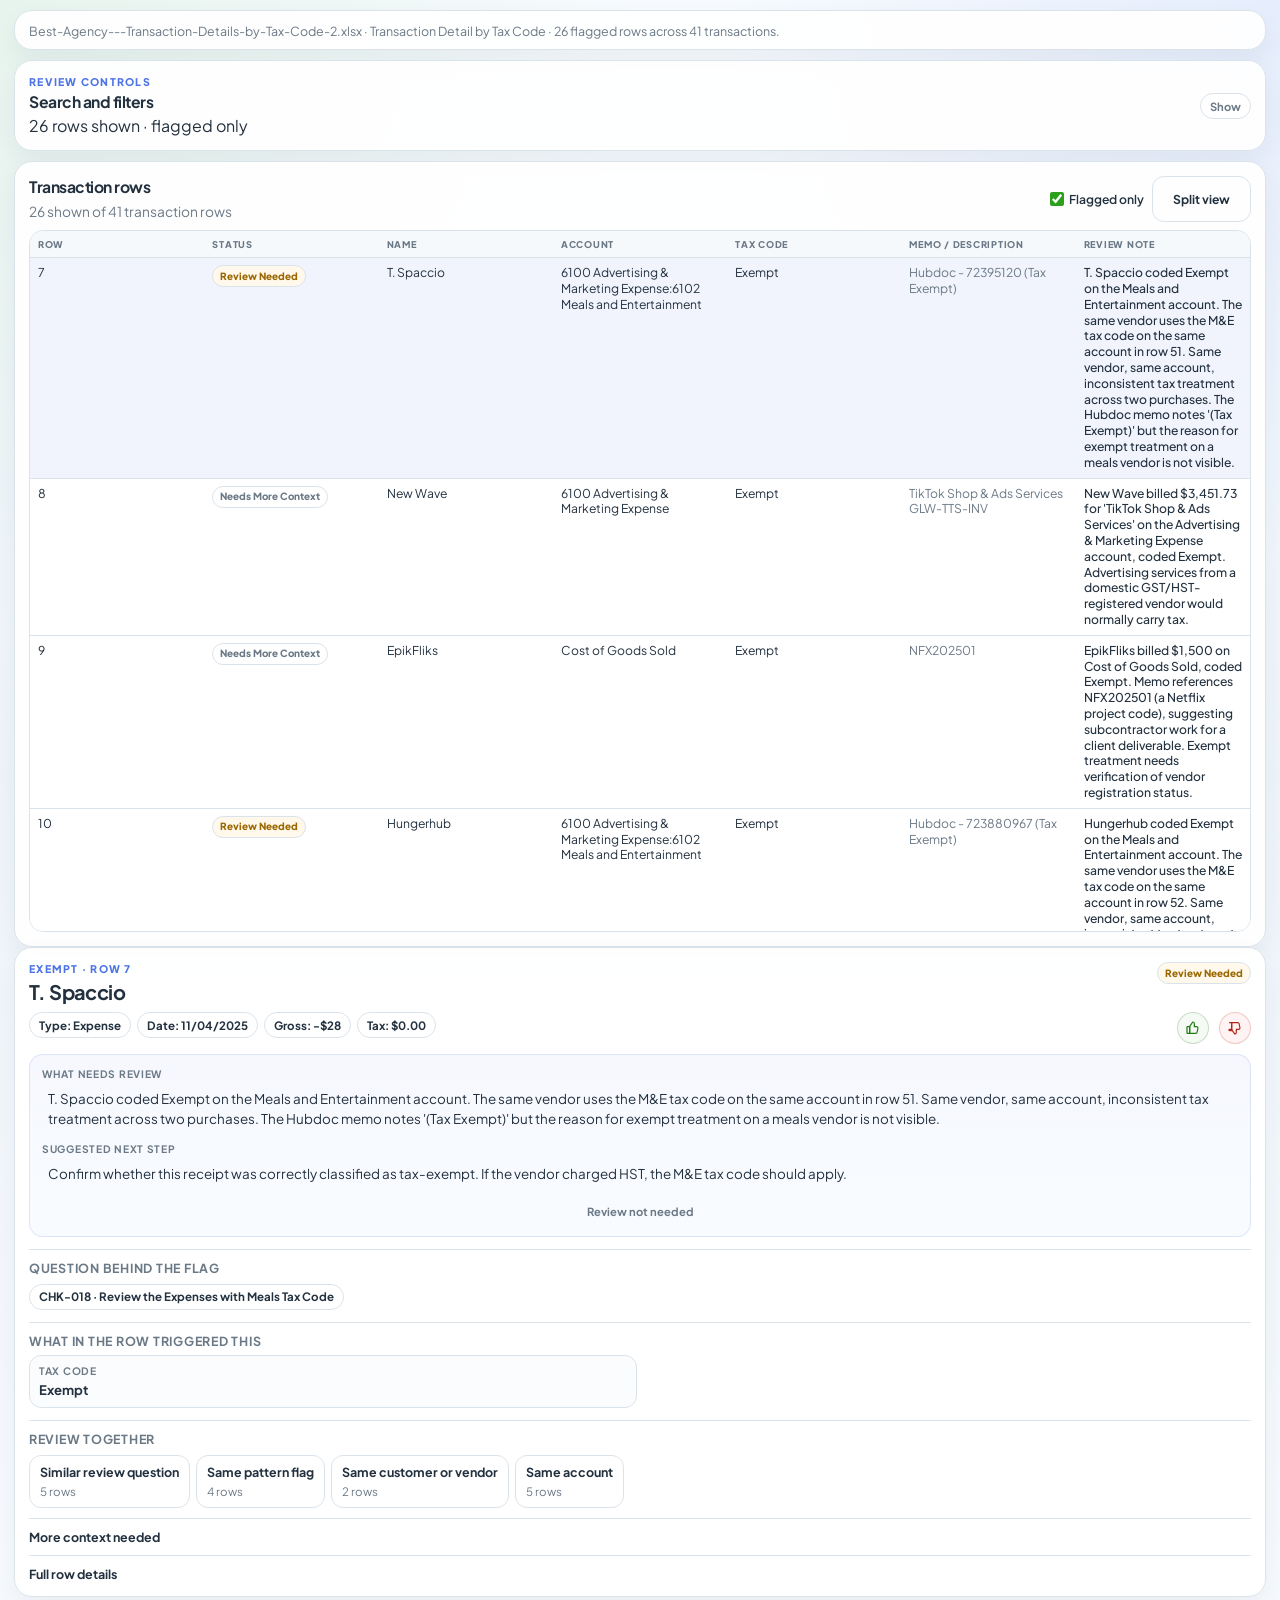
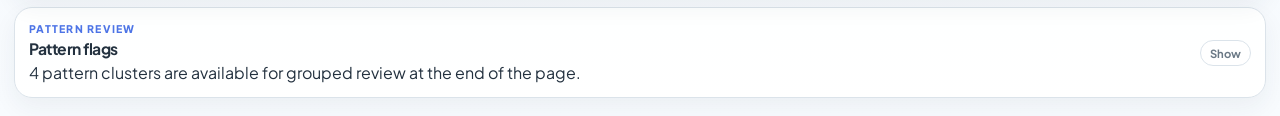
<file: index.html>
<!doctype html>
<html lang="en">
  <head>
    <meta charset="utf-8" />
    <meta name="viewport" content="width=device-width, initial-scale=1" />
    <title>Review Viewer</title>
    <link rel="preconnect" href="https://fonts.googleapis.com" />
    <link rel="preconnect" href="https://fonts.gstatic.com" crossorigin />
    <link
      href="https://fonts.googleapis.com/css2?family=Plus+Jakarta+Sans:wght@400;500;600;700;800&display=swap"
      rel="stylesheet"
    />
    <link rel="stylesheet" href="styles.css" />
  </head>
  <body class="viewer-body">
    <div class="viewer-shell">
      <header class="viewer-hero panel">
        <div class="viewer-hero-row">
          <div class="viewer-hero-left">
            <h1 class="viewer-hero-title" id="viewerTitle">Loading...</h1>
          </div>
          <div class="viewer-hero-actions">
            <span class="workbook-stale-badge is-hidden" id="workbookStaleBadge">Workbook out of date</span>
            <button class="button button-secondary button-sm is-hidden" id="regenerateButton" type="button">Regenerate workbook</button>
            <a class="button button-ghost button-sm is-hidden" id="viewerDownloadLink" href="#">Download workbook</a>
          </div>
        </div>
        <p class="viewer-hero-subtitle" id="viewerSubtitle">Preparing row-level review context.</p>
      </header>

      <details class="viewer-collapsible viewer-toolbar panel">
        <summary class="viewer-collapsible-summary">
          <div>
            <p class="viewer-kicker">Review controls</p>
            <h2>Search and filters</h2>
            <p id="filterSummary">Search all rows or tighten the review set.</p>
          </div>
          <span class="viewer-collapsible-toggle" aria-hidden="true"></span>
        </summary>
        <div class="viewer-collapsible-body">
          <div class="viewer-toolbar-main">
            <label class="viewer-search">
              <span>Search rows</span>
              <input id="searchInput" type="search" placeholder="Customer, account, memo, issue summary..." />
            </label>
            <label class="viewer-checklist-filter">
              <span>Checklist question</span>
              <select id="checklistFilter">
                <option value="all">All checklist questions</option>
              </select>
            </label>
          </div>
          <div class="viewer-toolbar-secondary">
            <div class="viewer-focus-pill is-hidden" id="focusPill">
              <span id="focusLabel">Focused set</span>
              <button class="pill-remove" id="clearFocusButton" type="button">Clear</button>
            </div>
          </div>
          <div class="viewer-status-chips" id="statusChips"></div>
        </div>
      </details>

      <div class="viewer-layout" id="viewerLayout">
        <section class="viewer-table-panel panel">
          <div class="viewer-section-head">
            <div>
              <h2>Transaction rows</h2>
              <p id="tableMeta">Loading rows...</p>
            </div>
            <div class="viewer-section-actions">
              <label class="viewer-toggle viewer-toggle-inline">
                <input id="flaggedOnlyToggle" type="checkbox" checked />
                <span>Flagged only</span>
              </label>
              <button class="button button-ghost button-sm is-hidden" id="clearAllFiltersButton" type="button">
                Clear filters
              </button>
              <button class="button button-ghost viewer-layout-button" id="expandSpreadsheetButton" type="button">
                Expand spreadsheet
              </button>
            </div>
          </div>
          <div class="viewer-table-wrap">
            <table class="viewer-table">
              <thead>
                <tr>
                  <th>Row</th>
                  <th>Status</th>
                  <th>Name</th>
                  <th>Account</th>
                  <th>Tax code</th>
                  <th>Memo / description</th>
                  <th>Review note</th>
                </tr>
              </thead>
              <tbody id="viewerTableBody"></tbody>
            </table>
          </div>
        </section>

        <div class="panel-resize-handle" id="panelResizeHandle"></div>
        <aside class="viewer-detail-panel panel" id="detailPanel">
          <div class="viewer-empty-detail" id="emptyDetail">
            <h2>Select a row</h2>
            <p>Choose a row from the table to see the flag reason, highlighted evidence, and similar rows you can review together.</p>
          </div>
          <div class="viewer-detail is-hidden" id="detailContent">
            <div class="viewer-detail-head">
              <div>
                <p class="viewer-kicker" id="detailKicker">Row</p>
                <h2 id="detailTitle">Row detail</h2>
              </div>
              <span class="viewer-status-badge" id="detailStatus">Unflagged</span>
            </div>

            <div class="detail-meta-row">
              <div class="token-list detail-meta" id="detailMeta"></div>
              <div class="detail-inline-feedback" id="feedbackShell">
                <div class="feedback-votes" id="feedbackVotes">
                  <button class="feedback-vote feedback-vote-up" id="feedbackUpButton" type="button" aria-label="Helpful flag">
                    <svg viewBox="0 0 24 24" aria-hidden="true">
                      <path d="M7 10v10M14 10V5.5A2.5 2.5 0 0 0 11.5 3L7 10v10h9.2a2 2 0 0 0 1.96-1.62l1.2-6A2 2 0 0 0 17.4 10H14Z" fill="none" stroke="currentColor" stroke-linecap="round" stroke-linejoin="round" stroke-width="1.8"/>
                      <path d="M4 10h3v10H4a1 1 0 0 1-1-1v-8a1 1 0 0 1 1-1Z" fill="none" stroke="currentColor" stroke-linecap="round" stroke-linejoin="round" stroke-width="1.8"/>
                    </svg>
                    <span class="sr-only">Thumbs up</span>
                  </button>
                  <button class="feedback-vote feedback-vote-down" id="feedbackDownButton" type="button" aria-label="Unhelpful flag">
                    <svg viewBox="0 0 24 24" aria-hidden="true">
                      <path d="M7 14V4M14 14v4.5a2.5 2.5 0 0 1-2.5 2.5L7 14V4h9.2a2 2 0 0 1 1.96 1.62l1.2 6A2 2 0 0 1 17.4 14H14Z" fill="none" stroke="currentColor" stroke-linecap="round" stroke-linejoin="round" stroke-width="1.8"/>
                      <path d="M4 4h3v10H4a1 1 0 0 0-1 1v0a1 1 0 0 0 1 1h3" fill="none" stroke="currentColor" stroke-linecap="round" stroke-linejoin="round" stroke-width="1.8"/>
                    </svg>
                    <span class="sr-only">Thumbs down</span>
                  </button>
                </div>
                <div class="feedback-panel is-hidden" id="feedbackPanel">
                  <label class="feedback-comment">
                    <span>Optional note</span>
                    <textarea id="feedbackComment" rows="3" placeholder="What should we keep, change, or clarify here?"></textarea>
                  </label>
                  <div class="feedback-actions">
                    <button class="button button-ghost feedback-save-note" id="feedbackSubmitButton" type="button">Save note</button>
                    <button class="button button-ghost feedback-dismiss" id="feedbackDismissButton" type="button">Done</button>
                  </div>
                </div>
                <p class="feedback-status is-hidden" id="feedbackStatus"></p>
              </div>
            </div>

            <div class="detail-callout">
              <div class="detail-callout-section">
                <span class="detail-callout-label">What needs review</span>
                <p class="editable-field" id="detailIssue" tabindex="0">No formal issue was recorded for this row.</p>
              </div>
              <div class="detail-callout-section">
                <span class="detail-callout-label">Suggested next step</span>
                <p class="editable-field" id="detailNextStep" tabindex="0">No suggested next step was recorded.</p>
              </div>
              <button class="button button-ghost button-sm detail-dismiss-button is-hidden" id="detailDismissButton" type="button">
                Review not needed
              </button>
            </div>

            <div class="detail-block">
              <h3>Question behind the flag</h3>
              <div class="token-list" id="detailChecklist"></div>
            </div>

            <div class="detail-block">
              <h3>What in the row triggered this</h3>
              <div class="evidence-grid" id="detailEvidence"></div>
            </div>

            <div class="detail-block">
              <h3>Review together</h3>
              <div class="review-group-list" id="detailReviewGroups"></div>
            </div>

            <details class="detail-collapsible">
              <summary>More context needed</summary>
              <div class="detail-collapsible-body">
                <div class="token-list" id="detailMissingContext"></div>
              </div>
            </details>

            <details class="detail-collapsible">
              <summary>Full row details</summary>
              <div class="detail-collapsible-body">
                <div class="detail-table" id="detailTable"></div>
              </div>
            </details>
          </div>
        </aside>
      </div>

      <details class="viewer-collapsible viewer-patterns panel">
        <summary class="viewer-collapsible-summary">
          <div>
            <p class="viewer-kicker">Pattern review</p>
            <h2>Pattern flags</h2>
            <p id="patternSummary">Jump into row clusters that were flagged together.</p>
          </div>
          <span class="viewer-collapsible-toggle" aria-hidden="true"></span>
        </summary>
        <div class="viewer-collapsible-body">
          <div class="viewer-pattern-grid" id="patternGrid"></div>
        </div>
      </details>
    </div>

    <script>
      window.__VIEWER_PAYLOAD__ = {"run": {"run_id": "20260316-172603--checklist-optimize-test", "run_label": "checklist-optimize-test", "created_at": "2026-03-16T17:26:03-04:00", "source_workbook": "/Users/chris/Documents/review-pack-template - claude version/review-output/runs/20260316-154934--best-agency-transaction-details-by-tax-code-2/inputs/Best-Agency---Transaction-Details-by-Tax-Code-2.xlsx", "source_workbook_name": "Best-Agency---Transaction-Details-by-Tax-Code-2.xlsx", "selected_sheet": "Transaction Detail by Tax Code", "context_dir": "/Users/chris/Documents/review-pack-template - claude version/review-output/runs/20260316-172603--checklist-optimize-test/context", "annotations_path": "/Users/chris/Documents/review-pack-template - claude version/review-output/runs/20260316-172603--checklist-optimize-test/annotations.json", "default_reviewed_workbook": "/Users/chris/Documents/review-pack-template - claude version/review-output/runs/20260316-172603--checklist-optimize-test/Best-Agency---Transaction-Details-by-Tax-Code-2 - Reviewed.xlsx", "row_dump_generated": false, "review_status": "reviewed", "review_error": null, "review_started_at": "2026-03-16T17:26:03-04:00", "review_finished_at": "2026-03-16T17:41:05-04:00", "review_detail": "The reviewed workbook is ready to download.", "review_agents": [{"name": "row_review", "label": "Row Reviewer", "status": "completed", "artifact_path": "/Users/chris/Documents/review-pack-template - claude version/review-output/runs/20260316-172603--checklist-optimize-test/row_review_annotations.json", "runtime_dir": "/Users/chris/Documents/review-pack-template - claude version/review-output/runs/20260316-172603--checklist-optimize-test/agent_runs/row_review", "response_path": "/Users/chris/Documents/review-pack-template - claude version/review-output/runs/20260316-172603--checklist-optimize-test/agent_runs/row_review/claude_response.json", "stderr_path": "/Users/chris/Documents/review-pack-template - claude version/review-output/runs/20260316-172603--checklist-optimize-test/agent_runs/row_review/stderr.log", "started_at": "2026-03-16T17:26:03-04:00", "finished_at": "2026-03-16T17:33:04-04:00"}, {"name": "pattern_review", "label": "Pattern Reviewer", "status": "completed", "artifact_path": "/Users/chris/Documents/review-pack-template - claude version/review-output/runs/20260316-172603--checklist-optimize-test/pattern_review_annotations.json", "runtime_dir": "/Users/chris/Documents/review-pack-template - claude version/review-output/runs/20260316-172603--checklist-optimize-test/agent_runs/pattern_review", "response_path": "/Users/chris/Documents/review-pack-template - claude version/review-output/runs/20260316-172603--checklist-optimize-test/agent_runs/pattern_review/claude_response.json", "stderr_path": "/Users/chris/Documents/review-pack-template - claude version/review-output/runs/20260316-172603--checklist-optimize-test/agent_runs/pattern_review/stderr.log", "started_at": "2026-03-16T17:26:03-04:00", "finished_at": "2026-03-16T17:32:14-04:00"}, {"name": "reconcile_review", "label": "Reconciler", "status": "completed", "artifact_path": "/Users/chris/Documents/review-pack-template - claude version/review-output/runs/20260316-172603--checklist-optimize-test/annotations.json", "runtime_dir": "/Users/chris/Documents/review-pack-template - claude version/review-output/runs/20260316-172603--checklist-optimize-test/agent_runs/reconcile_review", "response_path": "/Users/chris/Documents/review-pack-template - claude version/review-output/runs/20260316-172603--checklist-optimize-test/agent_runs/reconcile_review/claude_response.json", "stderr_path": "/Users/chris/Documents/review-pack-template - claude version/review-output/runs/20260316-172603--checklist-optimize-test/agent_runs/reconcile_review/stderr.log", "started_at": "2026-03-16T17:33:04-04:00", "finished_at": "2026-03-16T17:41:04-04:00"}], "reviewed_workbook": "/Users/chris/Documents/review-pack-template - claude version/review-output/runs/20260316-172603--checklist-optimize-test/Best-Agency---Transaction-Details-by-Tax-Code-2 - Reviewed.xlsx", "review_heartbeat_at": "2026-03-16T17:41:05-04:00", "usage_summary_path": "/Users/chris/Documents/review-pack-template - claude version/review-output/runs/20260316-172603--checklist-optimize-test/usage_summary.json", "usage_total_tokens": 65522, "usage_input_tokens": 46, "usage_cached_input_tokens": 2048681, "usage_output_tokens": 65476, "usage_estimated_cost_usd": 2.661241, "viewerWorkbook": "Best-Agency---Transaction-Details-by-Tax-Code-2.xlsx", "sheetName": "Transaction Detail by Tax Code", "headerRow": 5}, "summary": {"transactionRows": 41, "flaggedRows": 26, "patternCount": 4, "statusCounts": {"Review Needed": 21, "Needs More Context": 5}, "checklistCounts": [{"checklistRef": "CHK-007", "title": "Same customer has inconsistent sales tax treatment", "count": 16}, {"checklistRef": "CHK-018", "title": "Review the Expenses with Meals Tax Code", "count": 5}, {"checklistRef": "CHK-015", "title": "Exempt purchase needs support", "count": 4}, {"checklistRef": "CHK-016", "title": "Freelancer or subcontractor tax review", "count": 3}, {"checklistRef": "CHK-005", "title": "Revenue item uses unexpected tax code", "count": 2}, {"checklistRef": "CHK-008", "title": "Internal invoice and internal credit memo mismatch", "count": 2}, {"checklistRef": "CHK-013", "title": "Out-of-scope item in ITC population", "count": 1}, {"checklistRef": "CHK-020", "title": "Intercompany or reimbursement purchase review", "count": 1}]}, "controls": {"CHK-001": {"controlId": "CHK-001", "title": "QuickBooks exception output", "area": "system", "level": null, "reviewQuestion": null, "defaultStatus": null, "evidenceFields": [], "missingContext": []}, "CHK-002": {"controlId": "CHK-002", "title": "Prior-period change review", "area": "system", "level": null, "reviewQuestion": null, "defaultStatus": null, "evidenceFields": [], "missingContext": []}, "CHK-003": {"controlId": "CHK-003", "title": "Allowed transaction types in sales population", "area": "sales_collected", "level": null, "reviewQuestion": null, "defaultStatus": null, "evidenceFields": [], "missingContext": []}, "CHK-004": {"controlId": "CHK-004", "title": "Out-of-scope item in sales population", "area": "sales_collected", "level": null, "reviewQuestion": null, "defaultStatus": null, "evidenceFields": [], "missingContext": []}, "CHK-005": {"controlId": "CHK-005", "title": "Revenue item uses unexpected tax code", "area": "sales_collected", "level": null, "reviewQuestion": null, "defaultStatus": null, "evidenceFields": [], "missingContext": []}, "CHK-006": {"controlId": "CHK-006", "title": "Expected customer treatment mismatch", "area": "sales_collected", "level": null, "reviewQuestion": null, "defaultStatus": null, "evidenceFields": [], "missingContext": []}, "CHK-007": {"controlId": "CHK-007", "title": "Same customer has inconsistent sales tax treatment", "area": "sales_collected", "level": null, "reviewQuestion": null, "defaultStatus": null, "evidenceFields": [], "missingContext": []}, "CHK-008": {"controlId": "CHK-008", "title": "Internal invoice and internal credit memo mismatch", "area": "sales_collected", "level": null, "reviewQuestion": null, "defaultStatus": null, "evidenceFields": [], "missingContext": []}, "CHK-009": {"controlId": "CHK-009", "title": "Journal entry affecting sales tax lines", "area": "sales_collected", "level": null, "reviewQuestion": null, "defaultStatus": null, "evidenceFields": [], "missingContext": []}, "CHK-010": {"controlId": "CHK-010", "title": "Deposit or reimbursement treated as taxable supply", "area": "sales_collected", "level": null, "reviewQuestion": null, "defaultStatus": null, "evidenceFields": [], "missingContext": []}, "CHK-011": {"controlId": "CHK-011", "title": "Provincial overlay mismatch", "area": "overlay", "level": null, "reviewQuestion": null, "defaultStatus": null, "evidenceFields": [], "missingContext": []}, "CHK-012": {"controlId": "CHK-012", "title": "Allowed transaction types in ITC population", "area": "itc", "level": null, "reviewQuestion": null, "defaultStatus": null, "evidenceFields": [], "missingContext": []}, "CHK-013": {"controlId": "CHK-013", "title": "Out-of-scope item in ITC population", "area": "itc", "level": null, "reviewQuestion": null, "defaultStatus": null, "evidenceFields": [], "missingContext": []}, "CHK-014": {"controlId": "CHK-014", "title": "Zero-rated purchase needs support", "area": "itc", "level": null, "reviewQuestion": null, "defaultStatus": null, "evidenceFields": [], "missingContext": []}, "CHK-015": {"controlId": "CHK-015", "title": "Exempt purchase needs support", "area": "itc", "level": null, "reviewQuestion": null, "defaultStatus": null, "evidenceFields": [], "missingContext": []}, "CHK-016": {"controlId": "CHK-016", "title": "Freelancer or subcontractor tax review", "area": "itc", "level": null, "reviewQuestion": null, "defaultStatus": null, "evidenceFields": [], "missingContext": []}, "CHK-017": {"controlId": "CHK-017", "title": "GST or HST amount reasonability on purchases", "area": "itc", "level": null, "reviewQuestion": null, "defaultStatus": null, "evidenceFields": [], "missingContext": []}, "CHK-018": {"controlId": "CHK-018", "title": "Review the Expenses with Meals Tax Code", "area": "itc", "level": null, "reviewQuestion": null, "defaultStatus": null, "evidenceFields": [], "missingContext": []}, "CHK-019": {"controlId": "CHK-019", "title": "Staff event ITC recovery review", "area": "itc", "level": null, "reviewQuestion": null, "defaultStatus": null, "evidenceFields": [], "missingContext": []}, "CHK-020": {"controlId": "CHK-020", "title": "Intercompany or reimbursement purchase review", "area": "itc", "level": null, "reviewQuestion": null, "defaultStatus": null, "evidenceFields": [], "missingContext": []}}, "patterns": [{"patternId": "PAT-ALP-MIXED", "issueSummary": "Alphabet uses three different tax codes (Exempt, GST, HST ON) on the same revenue account (4000 Agency Fees) across 12 rows. Most notably, the same project ALP202307 (Google Pixel Launch) is coded GST on Invoice 1004 (rows 19-21, December 2025) but HST ON on Invoices 1001/1002 (rows 43-48, October 2025). Separately, a deferred invoice/credit memo pair (rows 13-14) uses Exempt and nets to zero. The three-way split across the same customer and account is the strongest mixed-treatment pattern in the workbook.", "checklistRefs": ["CHK-007", "CHK-005"], "checklistTitles": ["Same customer has inconsistent sales tax treatment", "Revenue item uses unexpected tax code"], "rowRefs": [13, 14, 19, 20, 21, 26, 43, 44, 45, 46, 47, 48], "missingContext": []}, {"patternId": "PAT-AMZ-MIXED", "issueSummary": "Amazon uses GST on Invoice 1003 (rows 17-18, December 2025, display name 'Amazon Company') and HST ON on Invoices 1021/1022 (rows 27/31, April-May 2025, display name 'Amazon [AMZ]:AMZ202504'). Same customer, same revenue account (4000 Agency Fees), inconsistent tax codes across periods. The display name difference does not by itself explain the tax code change.", "checklistRefs": ["CHK-007"], "checklistTitles": ["Same customer has inconsistent sales tax treatment"], "rowRefs": [17, 18, 27, 31], "missingContext": []}, {"patternId": "PAT-MEALS-SPLIT", "issueSummary": "Two meals vendors (T. Spaccio and Hungerhub) each appear once as Exempt and once as M&E on the same account (6102 Meals and Entertainment). The Exempt rows (7, 10) reference Hubdoc IDs with '(Tax Exempt)' notation, while the M&E rows (51, 52) reference similar but distinct Hubdoc IDs without the notation. These are distinct receipts from the same vendors with different tax treatment on the same account.", "checklistRefs": ["CHK-018"], "checklistTitles": ["Review the Expenses with Meals Tax Code"], "rowRefs": [7, 10, 51, 52], "missingContext": []}, {"patternId": "PAT-BILLEXP-SPLIT", "issueSummary": "The Billable Expense account (5000) splits between Exempt for person-named vendors (Emily G row 11, Justine A row 12) and HST ON for company-named vendors (Foxglove Studios row 24, Todotoro row 29). The split may reflect non-registered freelancers vs. registered companies, but vendor registration status is not visible in the workbook.", "checklistRefs": ["CHK-016", "CHK-015"], "checklistTitles": ["Freelancer or subcontractor tax review", "Exempt purchase needs support"], "rowRefs": [11, 12, 24, 29], "missingContext": ["Vendor GST/HST registration status for Emily G and Justine A"]}], "headers": ["Section", "Date", "Transaction Type", "#", "Adj", "Name", "Location", "Class", "Memo/Description", "Account", "Tax Amount", "Net Amount", "Gross Total", "Balance", "Tax Code"], "rows": [{"rowNum": 7, "section": "Exempt", "normalizedName": "T. Spaccio", "name": "T. Spaccio", "account": "6100 Advertising & Marketing Expense:6102 Meals and Entertainment", "transactionType": "Expense", "transactionNumber": null, "taxCode": "Exempt", "memoDescription": "Hubdoc - 72395120 (Tax Exempt)", "taxAmount": 0.0, "netAmount": -27.55, "impliedRate": 0.0, "isFlagged": true, "annotation": {"status": "Review Needed", "issueSummary": "T. Spaccio coded Exempt on the Meals and Entertainment account. The same vendor uses the M&E tax code on the same account in row 51. Same vendor, same account, inconsistent tax treatment across two purchases. The Hubdoc memo notes '(Tax Exempt)' but the reason for exempt treatment on a meals vendor is not visible.", "checklistRefs": ["CHK-018"], "checklistTitles": ["Review the Expenses with Meals Tax Code"], "missingContext": [], "suggestedNextStep": "Confirm whether this receipt was correctly classified as tax-exempt. If the vendor charged HST, the M&E tax code should apply.", "highlightColumns": ["Tax Code"], "_dismissed": false}, "patternIds": ["PAT-MEALS-SPLIT"], "values": {"Section": "Exempt", "Date": "11/04/2025", "Transaction Type": "Expense", "#": null, "Adj": "No", "Name": "T. Spaccio", "Location": null, "Class": null, "Memo/Description": "Hubdoc - 72395120 (Tax Exempt)", "Account": "6100 Advertising & Marketing Expense:6102 Meals and Entertainment", "Tax Amount": 0, "Net Amount": -27.55, "Gross Total": -27.55, "Balance": -27.55, "Tax Code": "Exempt"}}, {"rowNum": 8, "section": "Exempt", "normalizedName": "New Wave", "name": "New Wave", "account": "6100 Advertising & Marketing Expense", "transactionType": "Bill", "transactionNumber": "GLW-TTS-INV", "taxCode": "Exempt", "memoDescription": "TikTok Shop & Ads Services\nGLW-TTS-INV", "taxAmount": 0.0, "netAmount": -3451.73, "impliedRate": 0.0, "isFlagged": true, "annotation": {"status": "Needs More Context", "issueSummary": "New Wave billed $3,451.73 for 'TikTok Shop & Ads Services' on the Advertising & Marketing Expense account, coded Exempt. Advertising services from a domestic GST/HST-registered vendor would normally carry tax.", "checklistRefs": ["CHK-015"], "checklistTitles": ["Exempt purchase needs support"], "missingContext": ["Vendor GST/HST registration status", "Whether New Wave is a non-resident non-registrant"], "suggestedNextStep": "Confirm whether New Wave is GST/HST-registered. If registered, the exempt coding may be incorrect.", "highlightColumns": ["Tax Code", "Name"], "_dismissed": false}, "patternIds": [], "values": {"Section": "Exempt", "Date": "21/04/2025", "Transaction Type": "Bill", "#": "GLW-TTS-INV", "Adj": "No", "Name": "New Wave", "Location": null, "Class": null, "Memo/Description": "TikTok Shop & Ads Services\nGLW-TTS-INV", "Account": "6100 Advertising & Marketing Expense", "Tax Amount": 0, "Net Amount": -3451.73, "Gross Total": -3451.73, "Balance": -3479.28, "Tax Code": "Exempt"}}, {"rowNum": 9, "section": "Exempt", "normalizedName": "EpikFliks", "name": "EpikFliks", "account": "Cost of Goods Sold", "transactionType": "Bill", "transactionNumber": 24001, "taxCode": "Exempt", "memoDescription": "NFX202501", "taxAmount": 0.0, "netAmount": -1500.0, "impliedRate": 0.0, "isFlagged": true, "annotation": {"status": "Needs More Context", "issueSummary": "EpikFliks billed $1,500 on Cost of Goods Sold, coded Exempt. Memo references NFX202501 (a Netflix project code), suggesting subcontractor work for a client deliverable. Exempt treatment needs verification of vendor registration status.", "checklistRefs": ["CHK-015", "CHK-016"], "checklistTitles": ["Exempt purchase needs support", "Freelancer or subcontractor tax review"], "missingContext": ["Vendor GST/HST registration status", "Nature of services provided by EpikFliks"], "suggestedNextStep": "Verify whether EpikFliks is GST/HST-registered. If registered, exempt coding on a COGS subcontractor bill needs support.", "highlightColumns": ["Tax Code", "Name"], "_dismissed": false}, "patternIds": [], "values": {"Section": "Exempt", "Date": "24/04/2025", "Transaction Type": "Bill", "#": 24001, "Adj": "No", "Name": "EpikFliks", "Location": null, "Class": null, "Memo/Description": "NFX202501", "Account": "Cost of Goods Sold", "Tax Amount": 0, "Net Amount": -1500, "Gross Total": -1500, "Balance": -4979.28, "Tax Code": "Exempt"}}, {"rowNum": 10, "section": "Exempt", "normalizedName": "Hungerhub", "name": "Hungerhub", "account": "6100 Advertising & Marketing Expense:6102 Meals and Entertainment", "transactionType": "Bill", "transactionNumber": 23442, "taxCode": "Exempt", "memoDescription": "Hubdoc - 723880967 (Tax Exempt)", "taxAmount": 0.0, "netAmount": -32.81, "impliedRate": 0.0, "isFlagged": true, "annotation": {"status": "Review Needed", "issueSummary": "Hungerhub coded Exempt on the Meals and Entertainment account. The same vendor uses the M&E tax code on the same account in row 52. Same vendor, same account, inconsistent tax treatment across two purchases. The Hubdoc memo notes '(Tax Exempt)' but the reason for exempt treatment on a meals vendor is not visible.", "checklistRefs": ["CHK-018"], "checklistTitles": ["Review the Expenses with Meals Tax Code"], "missingContext": [], "suggestedNextStep": "Confirm whether this receipt was correctly classified as tax-exempt. If the vendor charged HST, the M&E tax code should apply.", "highlightColumns": ["Tax Code"], "_dismissed": false}, "patternIds": ["PAT-MEALS-SPLIT"], "values": {"Section": "Exempt", "Date": "28/04/2025", "Transaction Type": "Bill", "#": 23442, "Adj": "No", "Name": "Hungerhub", "Location": null, "Class": null, "Memo/Description": "Hubdoc - 723880967 (Tax Exempt)", "Account": "6100 Advertising & Marketing Expense:6102 Meals and Entertainment", "Tax Amount": 0, "Net Amount": -32.81, "Gross Total": -32.81, "Balance": -5012.09, "Tax Code": "Exempt"}}, {"rowNum": 11, "section": "Exempt", "normalizedName": "Emily G", "name": "Emily G", "account": "5000 Billable Expense", "transactionType": "Bill", "transactionNumber": "25-04", "taxCode": "Exempt", "memoDescription": "Inv: 25-04\nALP202504", "taxAmount": 0.0, "netAmount": -6351.18, "impliedRate": 0.0, "isFlagged": true, "annotation": {"status": "Needs More Context", "issueSummary": "Person-named vendor 'Emily G' billed $6,351.18 Exempt on Billable Expense. Memo references client project ALP202504 with an invoice number, consistent with freelancer or subcontractor billing. Other Billable Expense vendors (Foxglove Studios, Todotoro) use HST ON. Exempt treatment requires confirmation of vendor registration status.", "checklistRefs": ["CHK-015", "CHK-016"], "checklistTitles": ["Exempt purchase needs support", "Freelancer or subcontractor tax review"], "missingContext": ["Vendor GST/HST registration status", "Whether Emily G exceeds the $30,000 small-supplier threshold"], "suggestedNextStep": "Confirm Emily G's GST/HST registration status. At $6,351 this is a significant exempt freelancer bill.", "highlightColumns": ["Tax Code", "Name"], "_dismissed": false}, "patternIds": ["PAT-BILLEXP-SPLIT"], "values": {"Section": "Exempt", "Date": "02/05/2025", "Transaction Type": "Bill", "#": "25-04", "Adj": "No", "Name": "Emily G", "Location": null, "Class": null, "Memo/Description": "Inv: 25-04\nALP202504", "Account": "5000 Billable Expense", "Tax Amount": 0, "Net Amount": -6351.18, "Gross Total": -6351.18, "Balance": -11363.27, "Tax Code": "Exempt"}}, {"rowNum": 12, "section": "Exempt", "normalizedName": "Justine A", "name": "Justine A", "account": "5000 Billable Expense", "transactionType": "Bill", "transactionNumber": 136, "taxCode": "Exempt", "memoDescription": "Inv: 136\nAMZ202504 Project", "taxAmount": 0.0, "netAmount": -1500.0, "impliedRate": 0.0, "isFlagged": true, "annotation": {"status": "Needs More Context", "issueSummary": "Person-named vendor 'Justine A' billed $1,500 Exempt on Billable Expense. Memo references AMZ202504 Project with an invoice number, consistent with freelancer or subcontractor billing. Same pattern as Emily G (row 11).", "checklistRefs": ["CHK-015", "CHK-016"], "checklistTitles": ["Exempt purchase needs support", "Freelancer or subcontractor tax review"], "missingContext": ["Vendor GST/HST registration status"], "suggestedNextStep": "Confirm Justine A's GST/HST registration status.", "highlightColumns": ["Tax Code", "Name"], "_dismissed": false}, "patternIds": ["PAT-BILLEXP-SPLIT"], "values": {"Section": "Exempt", "Date": "02/05/2025", "Transaction Type": "Bill", "#": 136, "Adj": "No", "Name": "Justine A", "Location": null, "Class": null, "Memo/Description": "Inv: 136\nAMZ202504 Project", "Account": "5000 Billable Expense", "Tax Amount": 0, "Net Amount": -1500, "Gross Total": -1500, "Balance": -12863.27, "Tax Code": "Exempt"}}, {"rowNum": 13, "section": "Exempt", "normalizedName": "Alphabet", "name": "Alphabet [ALP]", "account": "4000 Agency Fees", "transactionType": "Credit Memo", "transactionNumber": 1028, "taxCode": "Exempt", "memoDescription": "Credit memo for Inv 1027 - this invoice has been pushed to next month - Prebill project", "taxAmount": 0.0, "netAmount": -5000.0, "impliedRate": 0.0, "isFlagged": true, "annotation": {"status": "Review Needed", "issueSummary": "Alphabet Credit Memo 1028 coded Exempt on Agency Fees (revenue). This reverses Invoice 1027 (row 14), which was also Exempt. All other Alphabet revenue invoices use HST ON (rows 26, 43-48) or GST (rows 19-21). Exempt treatment on revenue for a customer that normally has tax applied is unexpected, even though the pair nets to zero.", "checklistRefs": ["CHK-005", "CHK-007", "CHK-008"], "checklistTitles": ["Revenue item uses unexpected tax code", "Same customer has inconsistent sales tax treatment", "Internal invoice and internal credit memo mismatch"], "missingContext": [], "suggestedNextStep": "Confirm whether the Exempt treatment was intentional for this deferred invoice pair. If the replacement invoice carries GST or HST, the original pair should ideally match.", "highlightColumns": ["Tax Code"], "_dismissed": false}, "patternIds": ["PAT-ALP-MIXED"], "values": {"Section": "Exempt", "Date": "29/05/2025", "Transaction Type": "Credit Memo", "#": 1028, "Adj": "No", "Name": "Alphabet [ALP]", "Location": null, "Class": null, "Memo/Description": "Credit memo for Inv 1027 - this invoice has been pushed to next month - Prebill project", "Account": "4000 Agency Fees", "Tax Amount": 0, "Net Amount": -5000, "Gross Total": -5000, "Balance": -17863.27, "Tax Code": "Exempt"}}, {"rowNum": 14, "section": "Exempt", "normalizedName": "Alphabet", "name": "Alphabet [ALP]", "account": "4000 Agency Fees", "transactionType": "Invoice", "transactionNumber": 1027, "taxCode": "Exempt", "memoDescription": "Prebill project", "taxAmount": 0.0, "netAmount": 5000.0, "impliedRate": 0.0, "isFlagged": true, "annotation": {"status": "Review Needed", "issueSummary": "Alphabet Invoice 1027 coded Exempt on Agency Fees (revenue). Part of a same-day invoice/credit memo pair with row 13 ('pushed to next month'). All other Alphabet revenue invoices use HST ON or GST. Exempt on a revenue item is unexpected given the customer's treatment elsewhere.", "checklistRefs": ["CHK-005", "CHK-007", "CHK-008"], "checklistTitles": ["Revenue item uses unexpected tax code", "Same customer has inconsistent sales tax treatment", "Internal invoice and internal credit memo mismatch"], "missingContext": [], "suggestedNextStep": "Confirm why this prebill invoice used Exempt rather than the customer's usual GST or HST ON treatment.", "highlightColumns": ["Tax Code"], "_dismissed": false}, "patternIds": ["PAT-ALP-MIXED"], "values": {"Section": "Exempt", "Date": "29/05/2025", "Transaction Type": "Invoice", "#": 1027, "Adj": "No", "Name": "Alphabet [ALP]", "Location": null, "Class": null, "Memo/Description": "Prebill project", "Account": "4000 Agency Fees", "Tax Amount": 0, "Net Amount": 5000, "Gross Total": 5000, "Balance": -12863.27, "Tax Code": "Exempt"}}, {"rowNum": 17, "section": "GST", "normalizedName": "Amazon", "name": "Amazon Company", "account": "4000 Agency Fees", "transactionType": "Invoice", "transactionNumber": 1003, "taxCode": "GST", "memoDescription": null, "taxAmount": 10000.0, "netAmount": 200000.0, "impliedRate": 0.05, "isFlagged": true, "annotation": {"status": "Review Needed", "issueSummary": "Amazon billed GST (5%) on Agency Fees ($200,000 net) in December 2025. The same customer was billed HST ON (13%) on Agency Fees in April-May 2025 (rows 27, 31). Same customer, same revenue account, different tax codes across periods. The customer name format also differs ('Amazon Company' here vs 'Amazon [AMZ]' on HST ON rows).", "checklistRefs": ["CHK-007"], "checklistTitles": ["Same customer has inconsistent sales tax treatment"], "missingContext": [], "suggestedNextStep": "Confirm whether the place of supply changed for Amazon between the HST ON and GST billing periods, or whether the name difference indicates a separate entity.", "highlightColumns": ["Tax Code", "Name"], "_dismissed": false}, "patternIds": ["PAT-AMZ-MIXED"], "values": {"Section": "GST", "Date": "02/12/2025", "Transaction Type": "Invoice", "#": 1003, "Adj": "No", "Name": "Amazon Company", "Location": "Hourly", "Class": null, "Memo/Description": null, "Account": "4000 Agency Fees", "Tax Amount": 10000, "Net Amount": 200000, "Gross Total": 210000, "Balance": 200000, "Tax Code": "GST"}}, {"rowNum": 18, "section": "GST", "normalizedName": "Amazon", "name": "Amazon Company", "account": "4000 Agency Fees", "transactionType": "Invoice", "transactionNumber": 1003, "taxCode": "GST", "memoDescription": null, "taxAmount": 10.0, "netAmount": 200.0, "impliedRate": 0.05, "isFlagged": true, "annotation": {"status": "Review Needed", "issueSummary": "Second line of Invoice 1003 for Amazon Company ($200 net), also coded GST. Same inconsistency as row 17: Amazon uses HST ON on other Agency Fees invoices (rows 27, 31).", "checklistRefs": ["CHK-007"], "checklistTitles": ["Same customer has inconsistent sales tax treatment"], "missingContext": [], "suggestedNextStep": null, "highlightColumns": ["Tax Code"], "_dismissed": false}, "patternIds": ["PAT-AMZ-MIXED"], "values": {"Section": "GST", "Date": "02/12/2025", "Transaction Type": "Invoice", "#": 1003, "Adj": "No", "Name": "Amazon Company", "Location": "Hourly", "Class": null, "Memo/Description": null, "Account": "4000 Agency Fees", "Tax Amount": 10, "Net Amount": 200, "Gross Total": 210, "Balance": 200200, "Tax Code": "GST"}}, {"rowNum": 19, "section": "GST", "normalizedName": "Alphabet", "name": "Alphabet [ALP]:ALP202307 - Prebill (Google Pixel Launch)", "account": "4000 Agency Fees", "transactionType": "Invoice", "transactionNumber": 1004, "taxCode": "GST", "memoDescription": null, "taxAmount": 4000.0, "netAmount": 80000.0, "impliedRate": 0.05, "isFlagged": true, "annotation": {"status": "Review Needed", "issueSummary": "Alphabet project ALP202307 (Google Pixel Launch) billed GST (5%) on Agency Fees ($80,000 net) in December 2025. The same project was billed HST ON (13%) in October 2025 (rows 43-48). Same customer, same project code, same account, different tax code across a two-month span.", "checklistRefs": ["CHK-007"], "checklistTitles": ["Same customer has inconsistent sales tax treatment"], "missingContext": [], "suggestedNextStep": "Confirm whether the place of supply for this project changed between October and December 2025. The same project shifting from HST ON to GST is a strong inconsistency.", "highlightColumns": ["Tax Code", "Name"], "_dismissed": false}, "patternIds": ["PAT-ALP-MIXED"], "values": {"Section": "GST", "Date": "08/12/2025", "Transaction Type": "Invoice", "#": 1004, "Adj": "No", "Name": "Alphabet [ALP]:ALP202307 - Prebill (Google Pixel Launch)", "Location": "Hourly", "Class": null, "Memo/Description": null, "Account": "4000 Agency Fees", "Tax Amount": 4000, "Net Amount": 80000, "Gross Total": 84000, "Balance": 280200, "Tax Code": "GST"}}, {"rowNum": 20, "section": "GST", "normalizedName": "Alphabet", "name": "Alphabet [ALP]:ALP202307 - Prebill (Google Pixel Launch)", "account": "4000 Agency Fees", "transactionType": "Invoice", "transactionNumber": 1004, "taxCode": "GST", "memoDescription": null, "taxAmount": 1000.0, "netAmount": 20000.0, "impliedRate": 0.05, "isFlagged": true, "annotation": {"status": "Review Needed", "issueSummary": "Second line of Invoice 1004 for Alphabet ALP202307 ($20,000 net), also coded GST. Same project uses HST ON on rows 43-48 (October 2025).", "checklistRefs": ["CHK-007"], "checklistTitles": ["Same customer has inconsistent sales tax treatment"], "missingContext": [], "suggestedNextStep": null, "highlightColumns": ["Tax Code"], "_dismissed": false}, "patternIds": ["PAT-ALP-MIXED"], "values": {"Section": "GST", "Date": "08/12/2025", "Transaction Type": "Invoice", "#": 1004, "Adj": "No", "Name": "Alphabet [ALP]:ALP202307 - Prebill (Google Pixel Launch)", "Location": "Hourly", "Class": null, "Memo/Description": null, "Account": "4000 Agency Fees", "Tax Amount": 1000, "Net Amount": 20000, "Gross Total": 21000, "Balance": 300200, "Tax Code": "GST"}}, {"rowNum": 21, "section": "GST", "normalizedName": "Alphabet", "name": "Alphabet [ALP]:ALP202307 - Prebill (Google Pixel Launch)", "account": "4000 Agency Fees", "transactionType": "Invoice", "transactionNumber": 1004, "taxCode": "GST", "memoDescription": null, "taxAmount": 2500.0, "netAmount": 50000.0, "impliedRate": 0.05, "isFlagged": true, "annotation": {"status": "Review Needed", "issueSummary": "Third line of Invoice 1004 for Alphabet ALP202307 ($50,000 net), also coded GST. Same project uses HST ON on rows 43-48 (October 2025).", "checklistRefs": ["CHK-007"], "checklistTitles": ["Same customer has inconsistent sales tax treatment"], "missingContext": [], "suggestedNextStep": null, "highlightColumns": ["Tax Code"], "_dismissed": false}, "patternIds": ["PAT-ALP-MIXED"], "values": {"Section": "GST", "Date": "08/12/2025", "Transaction Type": "Invoice", "#": 1004, "Adj": "No", "Name": "Alphabet [ALP]:ALP202307 - Prebill (Google Pixel Launch)", "Location": "Hourly", "Class": null, "Memo/Description": null, "Account": "4000 Agency Fees", "Tax Amount": 2500, "Net Amount": 50000, "Gross Total": 52500, "Balance": 350200, "Tax Code": "GST"}}, {"rowNum": 24, "section": "HST ON", "normalizedName": "Foxglove Studios", "name": "Foxglove Studios", "account": "5000 Billable Expense", "transactionType": "Expense", "transactionNumber": null, "taxCode": "HST ON", "memoDescription": "project 2345 paid by chq acct", "taxAmount": -172.57, "netAmount": -1327.43, "impliedRate": 0.13, "isFlagged": false, "annotation": null, "patternIds": ["PAT-BILLEXP-SPLIT"], "values": {"Section": "HST ON", "Date": "06/01/2025", "Transaction Type": "Expense", "#": null, "Adj": "No", "Name": "Foxglove Studios", "Location": null, "Class": null, "Memo/Description": "project 2345 paid by chq acct", "Account": "5000 Billable Expense", "Tax Amount": -172.57, "Net Amount": -1327.43, "Gross Total": -1500, "Balance": -1327.43, "Tax Code": "HST ON"}}, {"rowNum": 25, "section": "HST ON", "normalizedName": "Apple", "name": "Apple [APP]:APP202501 - Retainer [January 1, 2025 to February 28, 2026]", "account": "4000 Agency Fees", "transactionType": "Invoice", "transactionNumber": 1023, "taxCode": "HST ON", "memoDescription": "Professional Fees", "taxAmount": 1560.0, "netAmount": 12000.0, "impliedRate": 0.13, "isFlagged": false, "annotation": null, "patternIds": [], "values": {"Section": "HST ON", "Date": "01/04/2025", "Transaction Type": "Invoice", "#": 1023, "Adj": "No", "Name": "Apple [APP]:APP202501 - Retainer [January 1, 2025 to February 28, 2026]", "Location": null, "Class": null, "Memo/Description": "Professional Fees", "Account": "4000 Agency Fees", "Tax Amount": 1560, "Net Amount": 12000, "Gross Total": 13560, "Balance": 10672.57, "Tax Code": "HST ON"}}, {"rowNum": 26, "section": "HST ON", "normalizedName": "Alphabet", "name": "Alphabet [ALP]:ALP202504 - Prebill (Social Media)", "account": "4000 Agency Fees", "transactionType": "Invoice", "transactionNumber": 1018, "taxCode": "HST ON", "memoDescription": null, "taxAmount": 650.0, "netAmount": 5000.0, "impliedRate": 0.13, "isFlagged": true, "annotation": {"status": "Review Needed", "issueSummary": "Alphabet ALP202504 (Social Media) billed HST ON on Agency Fees. The same customer uses Exempt (rows 13-14) and GST (rows 19-21) on the same revenue account. While ALP202504 does not itself have conflicting codes, the customer-level three-way split (Exempt, GST, HST ON) across Agency Fees warrants review to confirm place-of-supply for each engagement.", "checklistRefs": ["CHK-007"], "checklistTitles": ["Same customer has inconsistent sales tax treatment"], "missingContext": [], "suggestedNextStep": null, "highlightColumns": ["Tax Code"], "_dismissed": false}, "patternIds": ["PAT-ALP-MIXED"], "values": {"Section": "HST ON", "Date": "01/04/2025", "Transaction Type": "Invoice", "#": 1018, "Adj": "No", "Name": "Alphabet [ALP]:ALP202504 - Prebill (Social Media)", "Location": null, "Class": null, "Memo/Description": null, "Account": "4000 Agency Fees", "Tax Amount": 650, "Net Amount": 5000, "Gross Total": 5650, "Balance": 15672.57, "Tax Code": "HST ON"}}, {"rowNum": 27, "section": "HST ON", "normalizedName": "Amazon", "name": "Amazon [AMZ]:AMZ202504 - Retainer [April 1, 2025 to December 31, 2025]", "account": "4000 Agency Fees", "transactionType": "Invoice", "transactionNumber": 1021, "taxCode": "HST ON", "memoDescription": "Professional Fees", "taxAmount": 1040.0, "netAmount": 8000.0, "impliedRate": 0.13, "isFlagged": true, "annotation": {"status": "Review Needed", "issueSummary": "Amazon billed HST ON on Agency Fees ($8,000 net, April 2025). The same customer uses GST on the same account in December 2025 (rows 17-18). The inconsistency across periods warrants review to confirm the correct place-of-supply determination.", "checklistRefs": ["CHK-007"], "checklistTitles": ["Same customer has inconsistent sales tax treatment"], "missingContext": [], "suggestedNextStep": null, "highlightColumns": ["Tax Code", "Name"], "_dismissed": false}, "patternIds": ["PAT-AMZ-MIXED"], "values": {"Section": "HST ON", "Date": "01/04/2025", "Transaction Type": "Invoice", "#": 1021, "Adj": "No", "Name": "Amazon [AMZ]:AMZ202504 - Retainer [April 1, 2025 to December 31, 2025]", "Location": null, "Class": null, "Memo/Description": "Professional Fees", "Account": "4000 Agency Fees", "Tax Amount": 1040, "Net Amount": 8000, "Gross Total": 9040, "Balance": 23672.57, "Tax Code": "HST ON"}}, {"rowNum": 28, "section": "HST ON", "normalizedName": "Netflix", "name": "Netflix [NFX]:NFX202501 - Retainer [January 1, 2025 to December 31, 2025]", "account": "4000 Agency Fees", "transactionType": "Invoice", "transactionNumber": 1025, "taxCode": "HST ON", "memoDescription": "Professional Fees", "taxAmount": 325.0, "netAmount": 2500.0, "impliedRate": 0.13, "isFlagged": false, "annotation": null, "patternIds": [], "values": {"Section": "HST ON", "Date": "01/04/2025", "Transaction Type": "Invoice", "#": 1025, "Adj": "No", "Name": "Netflix [NFX]:NFX202501 - Retainer [January 1, 2025 to December 31, 2025]", "Location": null, "Class": null, "Memo/Description": "Professional Fees", "Account": "4000 Agency Fees", "Tax Amount": 325, "Net Amount": 2500, "Gross Total": 2825, "Balance": 26172.57, "Tax Code": "HST ON"}}, {"rowNum": 29, "section": "HST ON", "normalizedName": "Todotoro", "name": "Todotoro", "account": "5000 Billable Expense", "transactionType": "Bill", "transactionNumber": 2232, "taxCode": "HST ON", "memoDescription": "APP202501", "taxAmount": -390.0, "netAmount": -3000.0, "impliedRate": 0.13, "isFlagged": false, "annotation": null, "patternIds": ["PAT-BILLEXP-SPLIT"], "values": {"Section": "HST ON", "Date": "15/04/2025", "Transaction Type": "Bill", "#": 2232, "Adj": "No", "Name": "Todotoro", "Location": null, "Class": null, "Memo/Description": "APP202501", "Account": "5000 Billable Expense", "Tax Amount": -390, "Net Amount": -3000, "Gross Total": -3390, "Balance": 23172.57, "Tax Code": "HST ON"}}, {"rowNum": 30, "section": "HST ON", "normalizedName": "Apple", "name": "Apple [APP]:APP202501 - Retainer [January 1, 2025 to February 28, 2026]", "account": "4000 Agency Fees", "transactionType": "Invoice", "transactionNumber": 1024, "taxCode": "HST ON", "memoDescription": "Professional Fees", "taxAmount": 1560.0, "netAmount": 12000.0, "impliedRate": 0.13, "isFlagged": false, "annotation": null, "patternIds": [], "values": {"Section": "HST ON", "Date": "01/05/2025", "Transaction Type": "Invoice", "#": 1024, "Adj": "No", "Name": "Apple [APP]:APP202501 - Retainer [January 1, 2025 to February 28, 2026]", "Location": null, "Class": null, "Memo/Description": "Professional Fees", "Account": "4000 Agency Fees", "Tax Amount": 1560, "Net Amount": 12000, "Gross Total": 13560, "Balance": 35172.57, "Tax Code": "HST ON"}}, {"rowNum": 31, "section": "HST ON", "normalizedName": "Amazon", "name": "Amazon [AMZ]:AMZ202504 - Retainer [April 1, 2025 to December 31, 2025]", "account": "4000 Agency Fees", "transactionType": "Invoice", "transactionNumber": 1022, "taxCode": "HST ON", "memoDescription": "Professional Fees", "taxAmount": 1040.0, "netAmount": 8000.0, "impliedRate": 0.13, "isFlagged": true, "annotation": {"status": "Review Needed", "issueSummary": "Amazon billed HST ON on Agency Fees ($8,000 net, May 2025). The same customer uses GST on the same account in December 2025 (rows 17-18). Same inconsistency as row 27.", "checklistRefs": ["CHK-007"], "checklistTitles": ["Same customer has inconsistent sales tax treatment"], "missingContext": [], "suggestedNextStep": null, "highlightColumns": ["Tax Code", "Name"], "_dismissed": false}, "patternIds": ["PAT-AMZ-MIXED"], "values": {"Section": "HST ON", "Date": "01/05/2025", "Transaction Type": "Invoice", "#": 1022, "Adj": "No", "Name": "Amazon [AMZ]:AMZ202504 - Retainer [April 1, 2025 to December 31, 2025]", "Location": null, "Class": null, "Memo/Description": "Professional Fees", "Account": "4000 Agency Fees", "Tax Amount": 1040, "Net Amount": 8000, "Gross Total": 9040, "Balance": 43172.57, "Tax Code": "HST ON"}}, {"rowNum": 32, "section": "HST ON", "normalizedName": "Netflix", "name": "Netflix [NFX]:NFX202501 - Retainer [January 1, 2025 to December 31, 2025]", "account": "4000 Agency Fees", "transactionType": "Invoice", "transactionNumber": 1026, "taxCode": "HST ON", "memoDescription": "Professional Fees", "taxAmount": 325.0, "netAmount": 2500.0, "impliedRate": 0.13, "isFlagged": false, "annotation": null, "patternIds": [], "values": {"Section": "HST ON", "Date": "01/05/2025", "Transaction Type": "Invoice", "#": 1026, "Adj": "No", "Name": "Netflix [NFX]:NFX202501 - Retainer [January 1, 2025 to December 31, 2025]", "Location": null, "Class": null, "Memo/Description": "Professional Fees", "Account": "4000 Agency Fees", "Tax Amount": 325, "Net Amount": 2500, "Gross Total": 2825, "Balance": 45672.57, "Tax Code": "HST ON"}}, {"rowNum": 33, "section": "HST ON", "normalizedName": "Meta", "name": "Meta [MTA]", "account": "12001 - Prepaid Media - Facebook", "transactionType": "Expense", "transactionNumber": null, "taxCode": "HST ON", "memoDescription": "Facebook Media", "taxAmount": -103.54, "netAmount": -796.46, "impliedRate": 0.13, "isFlagged": false, "annotation": null, "patternIds": [], "values": {"Section": "HST ON", "Date": "01/05/2025", "Transaction Type": "Expense", "#": null, "Adj": "No", "Name": "Meta [MTA]", "Location": null, "Class": null, "Memo/Description": "Facebook Media", "Account": "12001 - Prepaid Media - Facebook", "Tax Amount": -103.54, "Net Amount": -796.46, "Gross Total": -900, "Balance": 44876.11, "Tax Code": "HST ON"}}, {"rowNum": 34, "section": "HST ON", "normalizedName": "Google", "name": "Google", "account": "12002 - Prepaid Media - Google", "transactionType": "Expense", "transactionNumber": null, "taxCode": "HST ON", "memoDescription": "Google Media", "taxAmount": -103.54, "netAmount": -796.46, "impliedRate": 0.13, "isFlagged": false, "annotation": null, "patternIds": [], "values": {"Section": "HST ON", "Date": "01/05/2025", "Transaction Type": "Expense", "#": null, "Adj": "No", "Name": "Google", "Location": null, "Class": null, "Memo/Description": "Google Media", "Account": "12002 - Prepaid Media - Google", "Tax Amount": -103.54, "Net Amount": -796.46, "Gross Total": -900, "Balance": 44079.65, "Tax Code": "HST ON"}}, {"rowNum": 35, "section": "HST ON", "normalizedName": "Meta", "name": "Meta [MTA]", "account": "12001 - Prepaid Media - Facebook", "transactionType": "Expense", "transactionNumber": null, "taxCode": "HST ON", "memoDescription": "Facebook Media", "taxAmount": -103.54, "netAmount": -796.46, "impliedRate": 0.13, "isFlagged": false, "annotation": null, "patternIds": [], "values": {"Section": "HST ON", "Date": "02/05/2025", "Transaction Type": "Expense", "#": null, "Adj": "No", "Name": "Meta [MTA]", "Location": null, "Class": null, "Memo/Description": "Facebook Media", "Account": "12001 - Prepaid Media - Facebook", "Tax Amount": -103.54, "Net Amount": -796.46, "Gross Total": -900, "Balance": 43283.19, "Tax Code": "HST ON"}}, {"rowNum": 36, "section": "HST ON", "normalizedName": "Virtual Assistants", "name": "Virtual Assistants", "account": "6000 Staff Costs:6001 Salaries", "transactionType": "Bill", "transactionNumber": 436, "taxCode": "HST ON", "memoDescription": "Virtual Admin Service", "taxAmount": -735.64, "netAmount": -5658.8, "impliedRate": 0.13, "isFlagged": true, "annotation": {"status": "Review Needed", "issueSummary": "Bill from Virtual Assistants for 'Virtual Admin Service' ($5,658.80 net) coded to Staff Costs:Salaries with HST ON. This is a vendor bill (not payroll), so the ITC claim is likely valid, but the Salaries account classification is unusual for a purchased service and may cause confusion in ITC eligibility reviews.", "checklistRefs": ["CHK-013"], "checklistTitles": ["Out-of-scope item in ITC population"], "missingContext": [], "suggestedNextStep": "Confirm whether the Salaries account is the intended classification for this vendor service. Consider whether it should be reclassified to a contractor or professional services account.", "highlightColumns": ["Account"], "_dismissed": false}, "patternIds": [], "values": {"Section": "HST ON", "Date": "02/05/2025", "Transaction Type": "Bill", "#": 436, "Adj": "No", "Name": "Virtual Assistants", "Location": null, "Class": null, "Memo/Description": "Virtual Admin Service", "Account": "6000 Staff Costs:6001 Salaries", "Tax Amount": -735.64, "Net Amount": -5658.8, "Gross Total": -6394.44, "Balance": 37624.39, "Tax Code": "HST ON"}}, {"rowNum": 37, "section": "HST ON", "normalizedName": "MacEwen", "name": "MacEwen", "account": "6400 Travel:6402 Flights and Ground Travel", "transactionType": "Expense", "transactionNumber": 8906, "taxCode": "HST ON", "memoDescription": "Inv: 8906\nMacEwen Petroleum \nFuel \nAMEX Paid", "taxAmount": -7.99, "netAmount": -61.5, "impliedRate": 0.13, "isFlagged": false, "annotation": null, "patternIds": [], "values": {"Section": "HST ON", "Date": "02/05/2025", "Transaction Type": "Expense", "#": 8906, "Adj": "No", "Name": "MacEwen", "Location": null, "Class": null, "Memo/Description": "Inv: 8906\nMacEwen Petroleum \nFuel \nAMEX Paid", "Account": "6400 Travel:6402 Flights and Ground Travel", "Tax Amount": -7.99, "Net Amount": -61.5, "Gross Total": -69.49, "Balance": 37562.89, "Tax Code": "HST ON"}}, {"rowNum": 38, "section": "HST ON", "normalizedName": "That Planted Fork", "name": "That Planted Fork", "account": "6100 Advertising & Marketing Expense:6101 Marketing Expenses", "transactionType": "Bill", "transactionNumber": 1369, "taxCode": "HST ON", "memoDescription": "Travel Stipend", "taxAmount": -162.5, "netAmount": -1250.0, "impliedRate": 0.13, "isFlagged": true, "annotation": {"status": "Needs More Context", "issueSummary": "Bill from That Planted Fork ($1,250 net) described as 'Travel Stipend' on Marketing Expenses with full HST ON. The vendor name suggests a food-service business, which could warrant M&E treatment with the 50% ITC restriction. Additionally, 'stipend' language suggests a reimbursement or fixed allowance rather than a direct purchase, which could affect ITC eligibility.", "checklistRefs": ["CHK-018", "CHK-020"], "checklistTitles": ["Review the Expenses with Meals Tax Code", "Intercompany or reimbursement purchase review"], "missingContext": ["Whether That Planted Fork is a restaurant or food vendor", "Whether this payment is a reimbursement, pass-through, or direct vendor service"], "suggestedNextStep": "Clarify the nature of this vendor and payment. If meals-related, review for M&E tax code. If a reimbursement or stipend, review ITC eligibility.", "highlightColumns": ["Tax Code", "Name", "Memo/Description"], "_dismissed": false}, "patternIds": [], "values": {"Section": "HST ON", "Date": "05/05/2025", "Transaction Type": "Bill", "#": 1369, "Adj": "No", "Name": "That Planted Fork", "Location": null, "Class": null, "Memo/Description": "Travel Stipend", "Account": "6100 Advertising & Marketing Expense:6101 Marketing Expenses", "Tax Amount": -162.5, "Net Amount": -1250, "Gross Total": -1412.5, "Balance": 36312.89, "Tax Code": "HST ON"}}, {"rowNum": 39, "section": "HST ON", "normalizedName": "Google", "name": "Google", "account": "12002 - Prepaid Media - Google", "transactionType": "Expense", "transactionNumber": null, "taxCode": "HST ON", "memoDescription": "Google Media", "taxAmount": -103.54, "netAmount": -796.46, "impliedRate": 0.13, "isFlagged": false, "annotation": null, "patternIds": [], "values": {"Section": "HST ON", "Date": "05/05/2025", "Transaction Type": "Expense", "#": null, "Adj": "No", "Name": "Google", "Location": null, "Class": null, "Memo/Description": "Google Media", "Account": "12002 - Prepaid Media - Google", "Tax Amount": -103.54, "Net Amount": -796.46, "Gross Total": -900, "Balance": 35516.43, "Tax Code": "HST ON"}}, {"rowNum": 40, "section": "HST ON", "normalizedName": "Google", "name": "Google", "account": "12002 - Prepaid Media - Google", "transactionType": "Expense", "transactionNumber": null, "taxCode": "HST ON", "memoDescription": "Google Media", "taxAmount": -103.54, "netAmount": -796.46, "impliedRate": 0.13, "isFlagged": false, "annotation": null, "patternIds": [], "values": {"Section": "HST ON", "Date": "18/05/2025", "Transaction Type": "Expense", "#": null, "Adj": "No", "Name": "Google", "Location": null, "Class": null, "Memo/Description": "Google Media", "Account": "12002 - Prepaid Media - Google", "Tax Amount": -103.54, "Net Amount": -796.46, "Gross Total": -900, "Balance": 34719.97, "Tax Code": "HST ON"}}, {"rowNum": 41, "section": "HST ON", "normalizedName": "Zoom", "name": "Zoom", "account": "6300 Office Overhead:6301 Dues & Subscriptions", "transactionType": "Expense", "transactionNumber": null, "taxCode": "HST ON", "memoDescription": "Zoom", "taxAmount": -21.36, "netAmount": -164.27, "impliedRate": 0.13, "isFlagged": false, "annotation": null, "patternIds": [], "values": {"Section": "HST ON", "Date": "19/05/2025", "Transaction Type": "Expense", "#": null, "Adj": "No", "Name": "Zoom", "Location": null, "Class": null, "Memo/Description": "Zoom", "Account": "6300 Office Overhead:6301 Dues & Subscriptions", "Tax Amount": -21.36, "Net Amount": -164.27, "Gross Total": -185.63, "Balance": 34555.7, "Tax Code": "HST ON"}}, {"rowNum": 42, "section": "HST ON", "normalizedName": "Instacart", "name": "Instacart", "account": "12003 - Prepaid Media - Instacart", "transactionType": "Expense", "transactionNumber": null, "taxCode": "HST ON", "memoDescription": "Instacart", "taxAmount": -97.79, "netAmount": -752.21, "impliedRate": 0.13, "isFlagged": false, "annotation": null, "patternIds": [], "values": {"Section": "HST ON", "Date": "20/05/2025", "Transaction Type": "Expense", "#": null, "Adj": "No", "Name": "Instacart", "Location": null, "Class": null, "Memo/Description": "Instacart", "Account": "12003 - Prepaid Media - Instacart", "Tax Amount": -97.79, "Net Amount": -752.21, "Gross Total": -850, "Balance": 33803.49, "Tax Code": "HST ON"}}, {"rowNum": 43, "section": "HST ON", "normalizedName": "Alphabet", "name": "Alphabet [ALP]:ALP202307 - Prebill (Google Pixel Launch)", "account": "4000 Agency Fees", "transactionType": "Invoice", "transactionNumber": 1002, "taxCode": "HST ON", "memoDescription": "Travel Cost 1", "taxAmount": 20.15, "netAmount": 155.0, "impliedRate": 0.13, "isFlagged": true, "annotation": {"status": "Review Needed", "issueSummary": "Alphabet ALP202307 (Google Pixel Launch) billed HST ON on Agency Fees (October 2025). The same project uses GST on the same account in December 2025 (rows 19-21). Same-project tax code change across a two-month span warrants review.", "checklistRefs": ["CHK-007"], "checklistTitles": ["Same customer has inconsistent sales tax treatment"], "missingContext": [], "suggestedNextStep": null, "highlightColumns": ["Tax Code"], "_dismissed": false}, "patternIds": ["PAT-ALP-MIXED"], "values": {"Section": "HST ON", "Date": "30/10/2025", "Transaction Type": "Invoice", "#": 1002, "Adj": "No", "Name": "Alphabet [ALP]:ALP202307 - Prebill (Google Pixel Launch)", "Location": "Hourly", "Class": null, "Memo/Description": "Travel Cost 1", "Account": "4000 Agency Fees", "Tax Amount": 20.15, "Net Amount": 155, "Gross Total": 175.15, "Balance": 33958.49, "Tax Code": "HST ON"}}, {"rowNum": 44, "section": "HST ON", "normalizedName": "Alphabet", "name": "Alphabet [ALP]:ALP202307 - Prebill (Google Pixel Launch)", "account": "4000 Agency Fees", "transactionType": "Invoice", "transactionNumber": 1002, "taxCode": "HST ON", "memoDescription": "Creative Brief", "taxAmount": 1040.0, "netAmount": 8000.0, "impliedRate": 0.13, "isFlagged": true, "annotation": {"status": "Review Needed", "issueSummary": "Alphabet ALP202307 (Google Pixel Launch) billed HST ON on Agency Fees (October 2025). Same project uses GST in December 2025 (rows 19-21). Same inconsistency as row 43.", "checklistRefs": ["CHK-007"], "checklistTitles": ["Same customer has inconsistent sales tax treatment"], "missingContext": [], "suggestedNextStep": null, "highlightColumns": ["Tax Code"], "_dismissed": false}, "patternIds": ["PAT-ALP-MIXED"], "values": {"Section": "HST ON", "Date": "30/10/2025", "Transaction Type": "Invoice", "#": 1002, "Adj": "No", "Name": "Alphabet [ALP]:ALP202307 - Prebill (Google Pixel Launch)", "Location": "Hourly", "Class": null, "Memo/Description": "Creative Brief", "Account": "4000 Agency Fees", "Tax Amount": 1040, "Net Amount": 8000, "Gross Total": 9040, "Balance": 41958.49, "Tax Code": "HST ON"}}, {"rowNum": 45, "section": "HST ON", "normalizedName": "Alphabet", "name": "Alphabet [ALP]:ALP202307 - Prebill (Google Pixel Launch)", "account": "4000 Agency Fees", "transactionType": "Invoice", "transactionNumber": 1001, "taxCode": "HST ON", "memoDescription": "Monthly Retainer", "taxAmount": 650.0, "netAmount": 5000.0, "impliedRate": 0.13, "isFlagged": true, "annotation": {"status": "Review Needed", "issueSummary": "Alphabet ALP202307 (Google Pixel Launch) billed HST ON on Agency Fees (October 2025). Same project uses GST in December 2025 (rows 19-21). Same inconsistency as row 43.", "checklistRefs": ["CHK-007"], "checklistTitles": ["Same customer has inconsistent sales tax treatment"], "missingContext": [], "suggestedNextStep": null, "highlightColumns": ["Tax Code"], "_dismissed": false}, "patternIds": ["PAT-ALP-MIXED"], "values": {"Section": "HST ON", "Date": "31/10/2025", "Transaction Type": "Invoice", "#": 1001, "Adj": "No", "Name": "Alphabet [ALP]:ALP202307 - Prebill (Google Pixel Launch)", "Location": "Retainer", "Class": null, "Memo/Description": "Monthly Retainer", "Account": "4000 Agency Fees", "Tax Amount": 650, "Net Amount": 5000, "Gross Total": 5650, "Balance": 46958.49, "Tax Code": "HST ON"}}, {"rowNum": 46, "section": "HST ON", "normalizedName": "Alphabet", "name": "Alphabet [ALP]:ALP202307 - Prebill (Google Pixel Launch)", "account": "4000 Agency Fees", "transactionType": "Invoice", "transactionNumber": 1001, "taxCode": "HST ON", "memoDescription": "Travel Cost 2", "taxAmount": 19.5, "netAmount": 150.0, "impliedRate": 0.13, "isFlagged": true, "annotation": {"status": "Review Needed", "issueSummary": "Alphabet ALP202307 (Google Pixel Launch) billed HST ON on Agency Fees (October 2025). Same project uses GST in December 2025 (rows 19-21). Same inconsistency as row 43.", "checklistRefs": ["CHK-007"], "checklistTitles": ["Same customer has inconsistent sales tax treatment"], "missingContext": [], "suggestedNextStep": null, "highlightColumns": ["Tax Code"], "_dismissed": false}, "patternIds": ["PAT-ALP-MIXED"], "values": {"Section": "HST ON", "Date": "31/10/2025", "Transaction Type": "Invoice", "#": 1001, "Adj": "No", "Name": "Alphabet [ALP]:ALP202307 - Prebill (Google Pixel Launch)", "Location": "Retainer", "Class": null, "Memo/Description": "Travel Cost 2", "Account": "4000 Agency Fees", "Tax Amount": 19.5, "Net Amount": 150, "Gross Total": 169.5, "Balance": 47108.49, "Tax Code": "HST ON"}}, {"rowNum": 47, "section": "HST ON", "normalizedName": "Alphabet", "name": "Alphabet [ALP]:ALP202307 - Prebill (Google Pixel Launch)", "account": "4000 Agency Fees", "transactionType": "Invoice", "transactionNumber": 1001, "taxCode": "HST ON", "memoDescription": "Travel Cost 1", "taxAmount": 32.5, "netAmount": 250.0, "impliedRate": 0.13, "isFlagged": true, "annotation": {"status": "Review Needed", "issueSummary": "Alphabet ALP202307 (Google Pixel Launch) billed HST ON on Agency Fees (October 2025). Same project uses GST in December 2025 (rows 19-21). Same inconsistency as row 43.", "checklistRefs": ["CHK-007"], "checklistTitles": ["Same customer has inconsistent sales tax treatment"], "missingContext": [], "suggestedNextStep": null, "highlightColumns": ["Tax Code"], "_dismissed": false}, "patternIds": ["PAT-ALP-MIXED"], "values": {"Section": "HST ON", "Date": "31/10/2025", "Transaction Type": "Invoice", "#": 1001, "Adj": "No", "Name": "Alphabet [ALP]:ALP202307 - Prebill (Google Pixel Launch)", "Location": "Retainer", "Class": null, "Memo/Description": "Travel Cost 1", "Account": "4000 Agency Fees", "Tax Amount": 32.5, "Net Amount": 250, "Gross Total": 282.5, "Balance": 47358.49, "Tax Code": "HST ON"}}, {"rowNum": 48, "section": "HST ON", "normalizedName": "Alphabet", "name": "Alphabet [ALP]:ALP202307 - Prebill (Google Pixel Launch)", "account": "4000 Agency Fees", "transactionType": "Invoice", "transactionNumber": 1001, "taxCode": "HST ON", "memoDescription": "Travel Cost 3", "taxAmount": 46.8, "netAmount": 360.0, "impliedRate": 0.13, "isFlagged": true, "annotation": {"status": "Review Needed", "issueSummary": "Alphabet ALP202307 (Google Pixel Launch) billed HST ON on Agency Fees (October 2025). Same project uses GST in December 2025 (rows 19-21). Same inconsistency as row 43.", "checklistRefs": ["CHK-007"], "checklistTitles": ["Same customer has inconsistent sales tax treatment"], "missingContext": [], "suggestedNextStep": null, "highlightColumns": ["Tax Code"], "_dismissed": false}, "patternIds": ["PAT-ALP-MIXED"], "values": {"Section": "HST ON", "Date": "31/10/2025", "Transaction Type": "Invoice", "#": 1001, "Adj": "No", "Name": "Alphabet [ALP]:ALP202307 - Prebill (Google Pixel Launch)", "Location": "Retainer", "Class": null, "Memo/Description": "Travel Cost 3", "Account": "4000 Agency Fees", "Tax Amount": 46.8, "Net Amount": 360, "Gross Total": 406.8, "Balance": 47718.49, "Tax Code": "HST ON"}}, {"rowNum": 51, "section": "Meals and Entertainment", "normalizedName": "T. Spaccio", "name": "T. Spaccio", "account": "6100 Advertising & Marketing Expense:6102 Meals and Entertainment", "transactionType": "Expense", "transactionNumber": null, "taxCode": "Meals and Entertainment", "memoDescription": "Hubdoc - 7295120", "taxAmount": -6.16, "netAmount": -94.77, "impliedRate": 0.06, "isFlagged": true, "annotation": {"status": "Review Needed", "issueSummary": "T. Spaccio coded M&E on the Meals and Entertainment account. The same vendor uses Exempt on the same account in row 7. While the M&E treatment appears standard for a meals vendor, the inconsistency with row 7 means a reviewer should confirm which treatment is correct for each receipt.", "checklistRefs": ["CHK-018"], "checklistTitles": ["Review the Expenses with Meals Tax Code"], "missingContext": [], "suggestedNextStep": null, "highlightColumns": ["Tax Code"], "_dismissed": false}, "patternIds": ["PAT-MEALS-SPLIT"], "values": {"Section": "Meals and Entertainment", "Date": "11/04/2025", "Transaction Type": "Expense", "#": null, "Adj": "No", "Name": "T. Spaccio", "Location": null, "Class": null, "Memo/Description": "Hubdoc - 7295120", "Account": "6100 Advertising & Marketing Expense:6102 Meals and Entertainment", "Tax Amount": -6.16, "Net Amount": -94.77, "Gross Total": -100.93, "Balance": -94.77, "Tax Code": "Meals and Entertainment"}}, {"rowNum": 52, "section": "Meals and Entertainment", "normalizedName": "Hungerhub", "name": "Hungerhub", "account": "6100 Advertising & Marketing Expense:6102 Meals and Entertainment", "transactionType": "Bill", "transactionNumber": 23442, "taxCode": "Meals and Entertainment", "memoDescription": "Hubdoc - 7230967", "taxAmount": -32.83, "netAmount": -505.08, "impliedRate": 0.07, "isFlagged": true, "annotation": {"status": "Review Needed", "issueSummary": "Hungerhub coded M&E on the Meals and Entertainment account. The same vendor uses Exempt on the same account in row 10. Same inconsistency pattern as T. Spaccio (rows 7/51). A reviewer should confirm which treatment is correct for each receipt.", "checklistRefs": ["CHK-018"], "checklistTitles": ["Review the Expenses with Meals Tax Code"], "missingContext": [], "suggestedNextStep": null, "highlightColumns": ["Tax Code"], "_dismissed": false}, "patternIds": ["PAT-MEALS-SPLIT"], "values": {"Section": "Meals and Entertainment", "Date": "28/04/2025", "Transaction Type": "Bill", "#": 23442, "Adj": "No", "Name": "Hungerhub", "Location": null, "Class": null, "Memo/Description": "Hubdoc - 7230967", "Account": "6100 Advertising & Marketing Expense:6102 Meals and Entertainment", "Tax Amount": -32.83, "Net Amount": -505.08, "Gross Total": -537.91, "Balance": -599.85, "Tax Code": "Meals and Entertainment"}}, {"rowNum": 53, "section": "Meals and Entertainment", "normalizedName": "Starbucks", "name": "Starbucks", "account": "6100 Advertising & Marketing Expense:6102 Meals and Entertainment", "transactionType": "Expense", "transactionNumber": null, "taxCode": "Meals and Entertainment", "memoDescription": "Starbucks", "taxAmount": -0.91, "netAmount": -13.94, "impliedRate": 0.07, "isFlagged": false, "annotation": null, "patternIds": [], "values": {"Section": "Meals and Entertainment", "Date": "02/05/2025", "Transaction Type": "Expense", "#": null, "Adj": "No", "Name": "Starbucks", "Location": null, "Class": null, "Memo/Description": "Starbucks", "Account": "6100 Advertising & Marketing Expense:6102 Meals and Entertainment", "Tax Amount": -0.91, "Net Amount": -13.94, "Gross Total": -14.85, "Balance": -613.79, "Tax Code": "Meals and Entertainment"}}], "unmappedObservations": [{"observation_id": "OBS-ME-CONFIG", "issue_summary": "The Meals and Entertainment tax code reports tax amounts at approximately 6.5% of net (half of the 13% HST rate), indicating the M&E code in QuickBooks is configured to reflect the 50% ITC restriction directly in the tax amount. This is a system configuration note, not an error.", "row_refs": [51, 52, 53], "reason_not_checklist_flag": "This is a system configuration observation, not a tax treatment concern. The M&E code is working as intended."}, {"observation_id": "OBS-HUBDOC-IDS", "issue_summary": "The Hubdoc receipt IDs in the Exempt meals rows (row 7: '72395120', row 10: '723880967') differ from the M&E rows for the same vendors (row 51: '7295120', row 52: '7230967'). The IDs are similar but not identical, confirming these are distinct receipts rather than duplicate entries.", "row_refs": [7, 10, 51, 52], "reason_not_checklist_flag": "Supplementary evidence about receipt provenance. The tax code inconsistency itself is flagged under PAT-MEALS-SPLIT.", "suggested_follow_up": "If investigating the meals split, the distinct Hubdoc IDs can help locate the original source receipts."}]};
    </script>
    <script src="viewer.js" defer></script>
  </body>
</html>
</file>
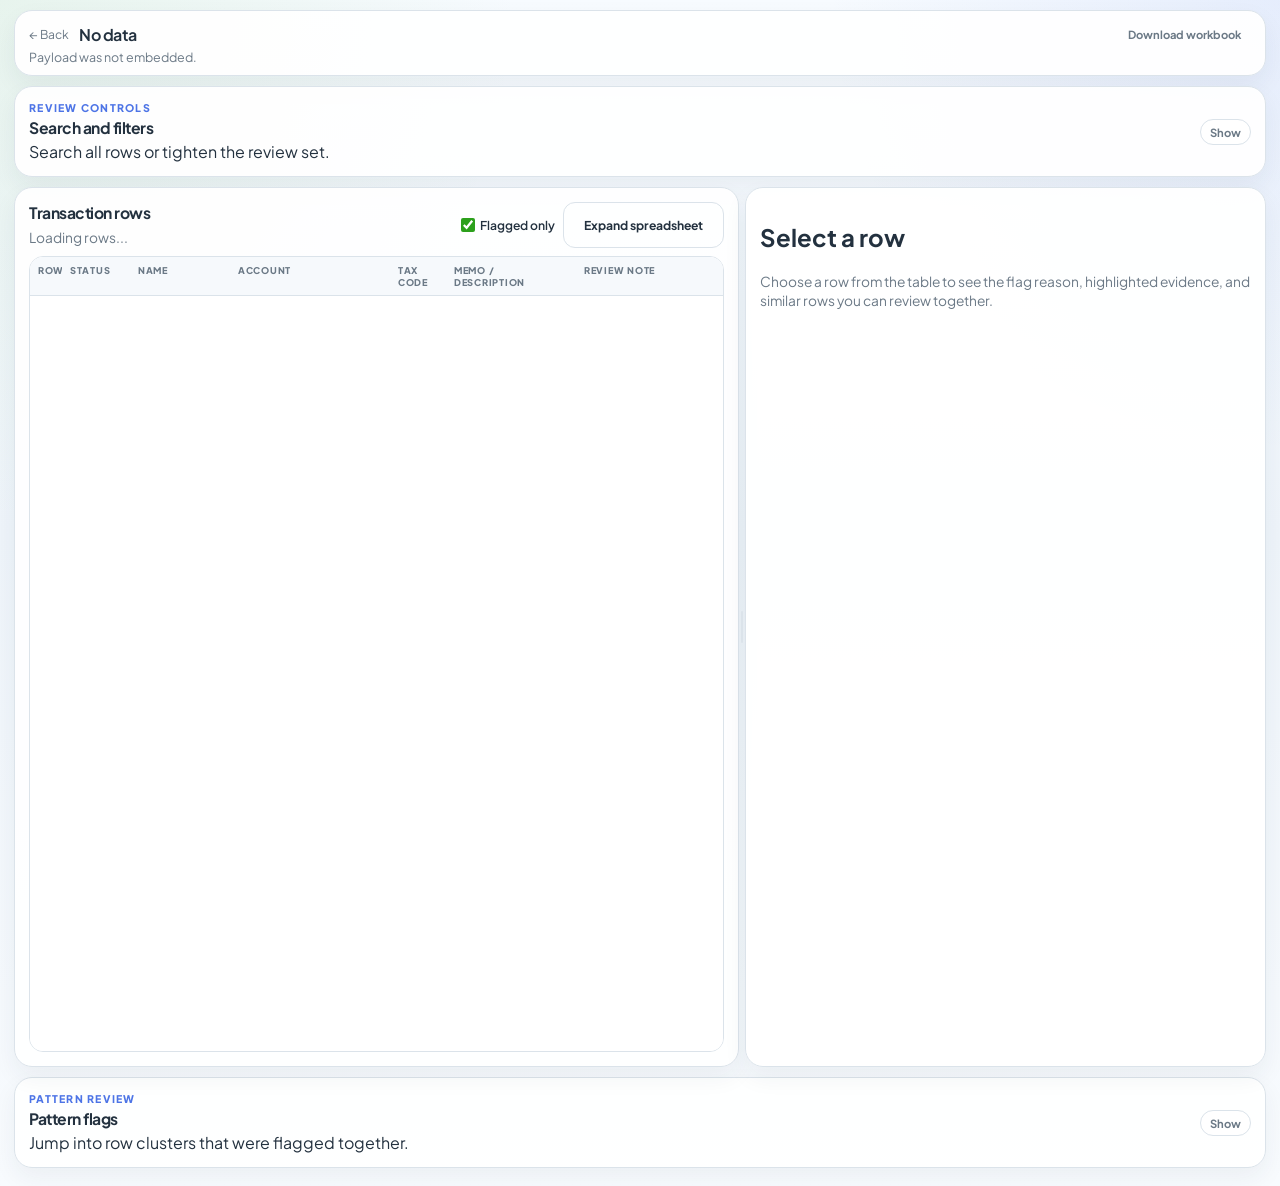
<file: review_ui/viewer.html>
<!doctype html>
<html lang="en">
  <head>
    <meta charset="utf-8" />
    <meta name="viewport" content="width=device-width, initial-scale=1" />
    <title>Review Viewer</title>
    <link rel="icon" href="/favicon.svg" type="image/svg+xml" />
    <link rel="preconnect" href="https://fonts.googleapis.com" />
    <link rel="preconnect" href="https://fonts.gstatic.com" crossorigin />
    <link
      href="https://fonts.googleapis.com/css2?family=Plus+Jakarta+Sans:wght@400;500;600;700;800&display=swap"
      rel="stylesheet"
    />
    <link rel="stylesheet" href="/styles.css?v=20260316-viewer-32" />
  </head>
  <body class="viewer-body">
    <div class="viewer-shell">
      <header class="viewer-hero panel">
        <div class="viewer-hero-row">
          <div class="viewer-hero-left">
            <a class="viewer-back-link" href="/">&larr; Back</a>
            <h1 class="viewer-hero-title" id="viewerTitle">Loading...</h1>
          </div>
          <div class="viewer-hero-actions">
            <span class="workbook-stale-badge is-hidden" id="workbookStaleBadge">Workbook out of date</span>
            <button class="button button-secondary button-sm is-hidden" id="regenerateButton" type="button">Regenerate workbook</button>
            <a class="button button-ghost button-sm" id="viewerDownloadLink" href="#">Download workbook</a>
          </div>
        </div>
        <p class="viewer-hero-subtitle" id="viewerSubtitle">Preparing row-level review context.</p>
      </header>

      <details class="viewer-collapsible viewer-toolbar panel">
        <summary class="viewer-collapsible-summary">
          <div>
            <p class="viewer-kicker">Review controls</p>
            <h2>Search and filters</h2>
            <p id="filterSummary">Search all rows or tighten the review set.</p>
          </div>
          <span class="viewer-collapsible-toggle" aria-hidden="true"></span>
        </summary>
        <div class="viewer-collapsible-body">
          <div class="viewer-toolbar-main">
            <label class="viewer-search">
              <span>Search rows</span>
              <input id="searchInput" type="search" placeholder="Customer, account, memo, issue summary..." />
            </label>
            <label class="viewer-checklist-filter">
              <span>Checklist question</span>
              <select id="checklistFilter">
                <option value="all">All checklist questions</option>
              </select>
            </label>
          </div>
          <div class="viewer-toolbar-secondary">
            <div class="viewer-focus-pill is-hidden" id="focusPill">
              <span id="focusLabel">Focused set</span>
              <button class="pill-remove" id="clearFocusButton" type="button">Clear</button>
            </div>
          </div>
          <div class="viewer-status-chips" id="statusChips"></div>
        </div>
      </details>

      <div class="viewer-layout" id="viewerLayout">
        <section class="viewer-table-panel panel">
          <div class="viewer-section-head">
            <div>
              <h2>Transaction rows</h2>
              <p id="tableMeta">Loading rows...</p>
            </div>
            <div class="viewer-section-actions">
              <label class="viewer-toggle viewer-toggle-inline">
                <input id="flaggedOnlyToggle" type="checkbox" checked />
                <span>Flagged only</span>
              </label>
              <button class="button button-ghost button-sm is-hidden" id="clearAllFiltersButton" type="button">
                Clear filters
              </button>
              <button class="button button-ghost viewer-layout-button" id="expandSpreadsheetButton" type="button">
                Expand spreadsheet
              </button>
            </div>
          </div>
          <div class="viewer-table-wrap">
            <table class="viewer-table">
              <thead>
                <tr>
                  <th class="table-col-row">Row</th>
                  <th class="table-col-status">Status</th>
                  <th class="table-col-name">Name</th>
                  <th class="table-col-account">Account</th>
                  <th class="table-col-tax">Tax code</th>
                  <th class="table-col-memo">Memo / description</th>
                  <th class="table-col-issue">Review note</th>
                </tr>
              </thead>
              <tbody id="viewerTableBody"></tbody>
            </table>
          </div>
        </section>

        <div class="panel-resize-handle" id="panelResizeHandle"></div>
        <aside class="viewer-detail-panel panel" id="detailPanel">
          <div class="viewer-empty-detail" id="emptyDetail">
            <h2>Select a row</h2>
            <p>Choose a row from the table to see the flag reason, highlighted evidence, and similar rows you can review together.</p>
          </div>
          <div class="viewer-detail is-hidden" id="detailContent">
            <div class="viewer-detail-head">
              <div>
                <p class="viewer-kicker" id="detailKicker">Row</p>
                <h2 id="detailTitle">Row detail</h2>
              </div>
              <span class="viewer-status-badge" id="detailStatus">Unflagged</span>
            </div>

            <div class="detail-meta-row">
              <div class="token-list detail-meta" id="detailMeta"></div>
              <div class="detail-inline-feedback" id="feedbackShell">
                <div class="feedback-votes" id="feedbackVotes">
                  <button class="feedback-vote feedback-vote-up" id="feedbackUpButton" type="button" aria-label="Helpful flag">
                    <svg viewBox="0 0 24 24" aria-hidden="true">
                      <path
                        d="M7 10v10M14 10V5.5A2.5 2.5 0 0 0 11.5 3L7 10v10h9.2a2 2 0 0 0 1.96-1.62l1.2-6A2 2 0 0 0 17.4 10H14Z"
                        fill="none"
                        stroke="currentColor"
                        stroke-linecap="round"
                        stroke-linejoin="round"
                        stroke-width="1.8"
                      />
                      <path
                        d="M4 10h3v10H4a1 1 0 0 1-1-1v-8a1 1 0 0 1 1-1Z"
                        fill="none"
                        stroke="currentColor"
                        stroke-linecap="round"
                        stroke-linejoin="round"
                        stroke-width="1.8"
                      />
                    </svg>
                    <span class="sr-only">Thumbs up</span>
                  </button>
                  <button class="feedback-vote feedback-vote-down" id="feedbackDownButton" type="button" aria-label="Unhelpful flag">
                    <svg viewBox="0 0 24 24" aria-hidden="true">
                      <path
                        d="M7 14V4M14 14v4.5a2.5 2.5 0 0 1-2.5 2.5L7 14V4h9.2a2 2 0 0 1 1.96 1.62l1.2 6A2 2 0 0 1 17.4 14H14Z"
                        fill="none"
                        stroke="currentColor"
                        stroke-linecap="round"
                        stroke-linejoin="round"
                        stroke-width="1.8"
                      />
                      <path
                        d="M4 4h3v10H4a1 1 0 0 0-1 1v0a1 1 0 0 0 1 1h3"
                        fill="none"
                        stroke="currentColor"
                        stroke-linecap="round"
                        stroke-linejoin="round"
                        stroke-width="1.8"
                      />
                    </svg>
                    <span class="sr-only">Thumbs down</span>
                  </button>
                </div>
                <div class="feedback-panel is-hidden" id="feedbackPanel">
                  <label class="feedback-comment">
                    <span>Optional note</span>
                    <textarea
                      id="feedbackComment"
                      rows="3"
                      placeholder="What should we keep, change, or clarify here?"
                    ></textarea>
                  </label>
                  <div class="feedback-actions">
                    <button class="button button-ghost feedback-save-note" id="feedbackSubmitButton" type="button">
                      Save note
                    </button>
                    <button class="button button-ghost feedback-dismiss" id="feedbackDismissButton" type="button">
                      Done
                    </button>
                  </div>
                </div>
                <p class="feedback-status is-hidden" id="feedbackStatus"></p>
              </div>
            </div>

            <div class="detail-callout">
              <div class="detail-callout-section">
                <span class="detail-callout-label">What needs review</span>
                <p class="editable-field" id="detailIssue" tabindex="0">No formal issue was recorded for this row.</p>
              </div>
              <div class="detail-callout-section">
                <span class="detail-callout-label">Suggested next step</span>
                <p class="editable-field" id="detailNextStep" tabindex="0">No suggested next step was recorded.</p>
              </div>
              <button class="button button-ghost button-sm detail-dismiss-button is-hidden" id="detailDismissButton" type="button">
                Review not needed
              </button>
            </div>

            <div class="detail-block">
              <h3>Question behind the flag</h3>
              <div class="token-list" id="detailChecklist"></div>
            </div>

            <div class="detail-block">
              <h3>What in the row triggered this</h3>
              <div class="evidence-grid" id="detailEvidence"></div>
            </div>

            <div class="detail-block">
              <h3>Review together</h3>
              <div class="review-group-list" id="detailReviewGroups"></div>
            </div>

            <details class="detail-collapsible">
              <summary>More context needed</summary>
              <div class="detail-collapsible-body">
                <div class="token-list" id="detailMissingContext"></div>
              </div>
            </details>

            <details class="detail-collapsible">
              <summary>Full row details</summary>
              <div class="detail-collapsible-body">
                <div class="detail-table" id="detailTable"></div>
              </div>
            </details>
          </div>
        </aside>
      </div>

      <details class="viewer-collapsible viewer-patterns panel">
        <summary class="viewer-collapsible-summary">
          <div>
            <p class="viewer-kicker">Pattern review</p>
            <h2>Pattern flags</h2>
            <p id="patternSummary">Jump into row clusters that were flagged together.</p>
          </div>
          <span class="viewer-collapsible-toggle" aria-hidden="true"></span>
        </summary>
        <div class="viewer-collapsible-body">
          <div class="viewer-pattern-grid" id="patternGrid"></div>
        </div>
      </details>
    </div>

    <script src="/viewer.js?v=20260316-31" defer></script>
  </body>
</html>
</file>
<file: styles.css>
:root {
  --bg: #f7f9fc;
  --bg-soft: #eef3f7;
  --panel: #ffffff;
  --panel-soft: #fbfcfd;
  --ink: #23313f;
  --muted: #6b7986;
  --accent: #2ca01c;
  --accent-deep: #1f7a12;
  --accent-soft: #f5fbf4;
  --pop: #4d74e6;
  --pop-soft: #edf2ff;
  --line: #dbe3ea;
  --line-strong: #bfccd7;
  --shadow-soft: 0 10px 24px rgba(35, 49, 63, 0.06);
  --shadow-lift: 0 16px 34px rgba(35, 49, 63, 0.1);
  --radius-xl: 22px;
  --radius-lg: 18px;
  --radius-md: 14px;
  --radius-sm: 12px;
}

* {
  box-sizing: border-box;
}

html,
body {
  margin: 0;
  min-height: 100%;
}

body {
  background:
    linear-gradient(180deg, rgba(255, 255, 255, 0.9), rgba(255, 255, 255, 0.9)),
    linear-gradient(90deg, rgba(35, 49, 63, 0.025) 1px, transparent 1px),
    linear-gradient(rgba(35, 49, 63, 0.025) 1px, transparent 1px),
    linear-gradient(180deg, var(--bg-soft) 0%, var(--bg) 50%, #fafcff 100%);
  background-size:
    auto,
    30px 30px,
    30px 30px,
    auto;
  color: var(--ink);
  font-family: "Plus Jakarta Sans", sans-serif;
}

button,
input,
textarea {
  font: inherit;
}

code {
  padding: 0 0.24rem;
  border-radius: 6px;
  background: rgba(35, 49, 63, 0.06);
  font-size: 0.92em;
}

/* --- Layout --- */

.page-shell {
  width: min(1320px, calc(100% - 56px));
  margin: 0 auto;
  padding: 28px 0 52px;
}

.topbar {
  display: flex;
  justify-content: space-between;
  align-items: center;
  margin-bottom: 24px;
}

.brand-lockup {
  display: flex;
  align-items: center;
  gap: 10px;
}

.brand-dot {
  width: 10px;
  height: 10px;
  border-radius: 50%;
  background: var(--accent);
  box-shadow: 0 0 0 6px rgba(44, 160, 28, 0.08);
}

.brand-wordmark {
  font-size: 1.05rem;
  font-weight: 800;
  letter-spacing: -0.02em;
}

.brand-chip {
  display: inline-flex;
  align-items: center;
  min-height: 30px;
  padding: 0 12px;
  border-radius: 999px;
  border: 1px solid rgba(77, 116, 230, 0.16);
  background: var(--pop-soft);
  color: #3857b8;
  font-size: 0.74rem;
  font-weight: 700;
  letter-spacing: 0.08em;
  text-transform: uppercase;
}

/* --- Primary card --- */

.primary-card {
  border: 1px solid var(--line);
  border-radius: var(--radius-xl);
  background: var(--panel);
  box-shadow: var(--shadow-soft);
  padding: 32px 34px 28px;
}

.primary-card h2 {
  margin: 0;
  font-size: 1.5rem;
  font-weight: 800;
  letter-spacing: -0.03em;
  line-height: 1.15;
}

.phase-copy {
  margin: 8px 0 20px;
  color: var(--muted);
  line-height: 1.55;
  max-width: 760px;
  font-size: 1.02rem;
}

/* --- Phases --- */

.phase {
  display: none;
}

.phase.is-active {
  display: block;
}

/* --- Dropzone --- */

.dropzone {
  display: grid;
  place-items: center;
  gap: 8px;
  min-height: 140px;
  padding: 20px;
  border: 1.5px dashed var(--line-strong);
  border-radius: var(--radius-md);
  background:
    linear-gradient(180deg, #ffffff, #fbfcfd),
    radial-gradient(circle at top right, rgba(77, 116, 230, 0.05), transparent 32%);
  text-align: center;
  cursor: pointer;
  transition:
    border-color 160ms ease,
    box-shadow 160ms ease,
    transform 160ms ease;
}

.dropzone:hover,
.dropzone.is-dragover {
  transform: translateY(-1px);
  border-color: rgba(77, 116, 230, 0.38);
  box-shadow: var(--shadow-lift);
}

.dropzone strong {
  font-size: 1rem;
  line-height: 1.4;
}

.dropzone-compact {
  min-height: 100px;
}

.dropzone-kicker {
  font-size: 0.74rem;
  font-weight: 700;
  letter-spacing: 0.08em;
  text-transform: uppercase;
  color: var(--muted);
}

.dropzone-copy {
  color: var(--muted);
  font-size: 0.9rem;
}

/* --- File pills --- */

.file-stack {
  display: grid;
  gap: 8px;
  margin-top: 12px;
}

.file-stack:empty {
  display: none;
}

.file-pill {
  display: flex;
  justify-content: space-between;
  gap: 16px;
  align-items: center;
  padding: 12px 14px;
  border: 1px solid var(--line);
  border-radius: var(--radius-sm);
  background: #fbfcfd;
}

.file-pill-copy {
  display: grid;
  gap: 2px;
}

.file-pill-label {
  font-size: 0.74rem;
  font-weight: 700;
  letter-spacing: 0.08em;
  text-transform: uppercase;
  color: var(--muted);
}

.file-pill-name {
  overflow-wrap: anywhere;
}

.pill-remove {
  border: none;
  background: transparent;
  color: #3857b8;
  font-weight: 700;
  cursor: pointer;
  padding: 0;
  font-size: 0.88rem;
}

/* --- Options drawer --- */

.options-drawer,
.advanced-escape {
  margin-top: 16px;
  border: 1px solid var(--line);
  border-radius: var(--radius-md);
  overflow: hidden;
}

.options-drawer summary,
.advanced-escape summary {
  padding: 14px 16px;
  font-weight: 700;
  font-size: 0.92rem;
  cursor: pointer;
  color: var(--muted);
  list-style: none;
  transition: background 120ms ease;
}

.options-drawer summary::-webkit-details-marker,
.advanced-escape summary::-webkit-details-marker {
  display: none;
}

.options-drawer summary::before,
.advanced-escape summary::before {
  content: "+";
  display: inline-block;
  width: 20px;
  font-weight: 800;
  color: var(--line-strong);
  transition: transform 200ms ease;
}

.options-drawer[open] summary::before,
.advanced-escape[open] summary::before {
  content: "\2212";
}

.options-drawer summary:hover,
.advanced-escape summary:hover {
  background: var(--panel-soft);
}

.options-body {
  padding: 0 16px 16px;
  display: grid;
  gap: 16px;
}

.option-section {
  display: grid;
  gap: 8px;
}

.notes-label {
  font-size: 0.82rem;
  font-weight: 700;
  color: var(--muted);
}

.text-input {
  width: 100%;
  min-height: 44px;
  padding: 0 14px;
  border: 1px solid var(--line);
  border-radius: var(--radius-sm);
  background: #fbfcfe;
  color: var(--ink);
}

textarea {
  width: 100%;
  min-height: 72px;
  padding: 12px 14px;
  border: 1px solid var(--line);
  border-radius: var(--radius-sm);
  background: #fbfcfe;
  resize: vertical;
  color: var(--ink);
}

textarea:focus,
.text-input:focus,
.dropzone:focus-visible {
  outline: 2px solid rgba(77, 116, 230, 0.3);
  outline-offset: 2px;
}

/* --- Buttons --- */

.button {
  appearance: none;
  display: inline-flex;
  align-items: center;
  justify-content: center;
  min-height: 46px;
  padding: 0 20px;
  border-radius: 12px;
  border: 1px solid transparent;
  cursor: pointer;
  text-decoration: none;
  font-weight: 700;
  transition:
    transform 160ms ease,
    box-shadow 160ms ease,
    background-color 160ms ease;
}

.button:hover:not(:disabled) {
  transform: translateY(-1px);
  box-shadow: var(--shadow-lift);
}

.button:disabled {
  cursor: not-allowed;
  opacity: 0.45;
}

.button:focus-visible {
  outline: 2px solid rgba(77, 116, 230, 0.3);
  outline-offset: 2px;
}

.button-primary {
  background: var(--accent);
  color: #ffffff;
}

.button-secondary {
  background: #ffffff;
  border-color: var(--line-strong);
  color: var(--ink);
}

.button-ghost {
  background: transparent;
  border-color: transparent;
  color: var(--muted);
  font-size: 0.9rem;
}

.button-ghost:hover:not(:disabled) {
  background: var(--bg-soft);
  transform: none;
  box-shadow: none;
}

.button-full {
  width: 100%;
  margin-top: 20px;
}

.button-stack {
  display: grid;
  gap: 10px;
  margin-top: 20px;
}

.button-stack .button-full {
  margin-top: 0;
}

/* --- Inline feedback --- */

.inline-feedback {
  margin-top: 18px;
  padding: 12px 14px;
  border-radius: var(--radius-sm);
  font-size: 0.92rem;
  line-height: 1.5;
}

.inline-feedback-error {
  border: 1px solid rgba(176, 47, 47, 0.16);
  background: #fff4f2;
  color: #8f2c25;
}

/* --- Processing phase --- */

.processing-visual {
  text-align: center;
  padding: 32px 0 16px;
}

.processing-visual h2 {
  margin-top: 20px;
}

.elapsed {
  margin: 8px 0 0;
  color: var(--muted);
  font-size: 0.92rem;
}

.processing-hint {
  text-align: center;
  color: var(--muted);
  font-size: 0.88rem;
  margin: 8px 0 16px;
}

.processing-status {
  margin: 0 0 18px;
  padding: 14px 16px;
  border: 1px solid var(--line);
  border-radius: var(--radius-sm);
  background: #fbfcfd;
}

.processing-status-line,
.processing-status-meta {
  margin: 0;
  text-align: center;
}

.processing-status-line {
  color: var(--ink);
  font-size: 0.95rem;
  font-weight: 700;
}

.processing-status-meta {
  margin-top: 6px;
  color: var(--muted);
  font-size: 0.88rem;
}

.spinner {
  width: 48px;
  height: 48px;
  margin: 0 auto;
  border: 3px solid var(--line);
  border-top-color: var(--accent);
  border-radius: 50%;
  animation: spin 0.9s linear infinite;
}

@keyframes spin {
  to {
    transform: rotate(360deg);
  }
}

#newDuringProcessing {
  width: 100%;
  margin-top: 8px;
}

/* --- Complete phase --- */

.complete-visual {
  text-align: center;
  padding: 24px 0 20px;
}

.checkmark-icon {
  width: 52px;
  height: 52px;
  color: var(--accent);
  margin-bottom: 12px;
}

.stats-row {
  display: flex;
  gap: 12px;
  margin-bottom: 4px;
}

.stat {
  flex: 1;
  text-align: center;
  padding: 14px 8px;
  border: 1px solid var(--line);
  border-radius: var(--radius-sm);
  background: var(--panel-soft);
}

.stat-value {
  display: block;
  font-size: 1.5rem;
  font-weight: 800;
  letter-spacing: -0.02em;
}

.stat-label {
  display: block;
  margin-top: 4px;
  font-size: 0.72rem;
  font-weight: 700;
  letter-spacing: 0.06em;
  text-transform: uppercase;
  color: var(--muted);
}

.complete-summary {
  margin: 12px 0 0;
  text-align: center;
  color: var(--muted);
  font-size: 0.92rem;
}

#startNewButton,
#errorNewButton {
  width: 100%;
  margin-top: 8px;
}

/* --- Error phase --- */

.error-visual {
  text-align: center;
  padding: 32px 0 16px;
}

.error-text {
  color: var(--muted);
  text-align: center;
  margin: 8px 0 0;
}

/* --- History --- */

.history-section {
  margin-top: 28px;
}

.history-section h3 {
  margin: 0 0 12px;
  font-size: 0.88rem;
  font-weight: 700;
  letter-spacing: 0.06em;
  text-transform: uppercase;
  color: var(--muted);
}

.run-list {
  display: grid;
  gap: 10px;
}

.run-item {
  display: flex;
  justify-content: space-between;
  align-items: center;
  gap: 16px;
  width: 100%;
  padding: 16px 18px;
  border: 1px solid var(--line);
  border-radius: var(--radius-sm);
  background: var(--panel);
  text-align: left;
  transition: border-color 160ms ease;
}

.run-item:hover {
  border-color: rgba(77, 116, 230, 0.28);
}

.run-item-copy {
  display: grid;
  gap: 4px;
  min-width: 0;
}

.run-item-topline {
  display: flex;
  justify-content: space-between;
  gap: 16px;
  align-items: center;
}

.run-item-label {
  overflow: hidden;
  text-overflow: ellipsis;
  white-space: nowrap;
}

.run-item-meta {
  margin: 0;
  color: var(--muted);
  font-size: 0.9rem;
  overflow: hidden;
  text-overflow: ellipsis;
  white-space: nowrap;
}

.run-item-submeta {
  margin: 0;
  color: var(--muted);
  font-size: 0.82rem;
}

.run-status {
  font-size: 0.78rem;
  font-weight: 700;
  white-space: nowrap;
}

.run-status-complete {
  color: var(--accent-deep);
}

.run-status-processing {
  color: var(--pop);
}

.run-status-ready {
  color: #9a6700;
}

.run-status-error {
  color: #b42318;
}

.run-item-actions {
  display: flex;
  align-items: center;
  gap: 10px;
  flex-shrink: 0;
}

.run-viewer,
.run-download {
  display: inline-flex;
  align-items: center;
  padding: 6px 12px;
  border-radius: 8px;
  background: var(--accent-soft);
  color: var(--accent-deep);
  font-size: 0.82rem;
  font-weight: 700;
  text-decoration: none;
  border: 1px solid rgba(44, 160, 28, 0.16);
  transition: background 120ms ease;
}

.run-viewer {
  background: var(--pop-soft);
  color: #3857b8;
  border: 1px solid rgba(77, 116, 230, 0.18);
}

.run-viewer:hover {
  background: #e6edff;
}

.run-download:hover {
  background: #eaf7e8;
}

.empty-copy {
  margin: 0;
  color: var(--muted);
  font-size: 0.9rem;
}

.is-hidden {
  display: none !important;
}

/* --- Viewer --- */

.viewer-body {
  background:
    radial-gradient(circle at top left, rgba(44, 160, 28, 0.08), transparent 30%),
    radial-gradient(circle at top right, rgba(77, 116, 230, 0.1), transparent 26%),
    linear-gradient(180deg, #f7fbff 0%, #eef4fa 45%, #f8fbfe 100%);
}

.viewer-shell {
  width: min(1760px, calc(100% - 28px));
  margin: 0 auto;
  padding: 10px 0 18px;
}

.panel {
  border: 1px solid var(--line);
  border-radius: 18px;
  background: rgba(255, 255, 255, 0.94);
  box-shadow: var(--shadow-soft);
}

.viewer-hero,
.viewer-toolbar,
.viewer-patterns,
.viewer-table-panel,
.viewer-detail-panel {
  padding: 14px;
}

.viewer-hero-row,
.viewer-toolbar-main,
.viewer-toolbar-secondary,
.viewer-section-head,
.viewer-detail-head,
.viewer-collapsible-summary {
  display: flex;
  justify-content: space-between;
  align-items: center;
  gap: 12px;
}

.viewer-hero {
  padding: 10px 14px;
}

.viewer-hero-left {
  display: flex;
  align-items: center;
  gap: 10px;
  min-width: 0;
}

.viewer-back-link {
  flex-shrink: 0;
  font-size: 0.76rem;
  color: var(--muted);
  text-decoration: none;
}

.viewer-back-link:hover {
  color: var(--ink);
}

.viewer-hero-title {
  margin: 0;
  font-size: 1rem;
  font-weight: 650;
  letter-spacing: -0.02em;
  white-space: nowrap;
  overflow: hidden;
  text-overflow: ellipsis;
}

.viewer-hero-subtitle {
  margin: 2px 0 0;
  color: var(--muted);
  font-size: 0.78rem;
  line-height: 1.3;
}

.viewer-hero-actions {
  display: flex;
  align-items: center;
  gap: 10px;
  flex-shrink: 0;
}

.viewer-kicker {
  margin: 0 0 4px;
  font-size: 0.66rem;
  font-weight: 800;
  letter-spacing: 0.12em;
  text-transform: uppercase;
  color: var(--pop);
}

.viewer-hero h1,
.viewer-section-head h2,
.viewer-detail-head h2,
.viewer-collapsible-summary h2 {
  margin: 0;
  letter-spacing: -0.03em;
}

.viewer-section-head h2,
.viewer-collapsible-summary h2 {
  font-size: 0.98rem;
}

.viewer-collapsible-summary p:last-child {
  margin: 4px 0 0;
}

.viewer-section-head p,
.viewer-empty-copy,
.viewer-empty-detail p {
  margin: 6px 0 0;
  color: var(--muted);
  line-height: 1.4;
  font-size: 0.86rem;
}

.viewer-toolbar,
.viewer-patterns {
  margin-top: 10px;
}

.viewer-collapsible {
  overflow: clip;
}

.viewer-collapsible-summary {
  cursor: pointer;
  list-style: none;
}

.viewer-collapsible-summary::-webkit-details-marker {
  display: none;
}

.viewer-collapsible-body {
  margin-top: 10px;
  padding-top: 10px;
  border-top: 1px solid var(--line);
}

.viewer-collapsible-toggle::before {
  content: "Show";
  display: inline-flex;
  align-items: center;
  min-height: 24px;
  padding: 0 9px;
  border-radius: 999px;
  border: 1px solid var(--line);
  background: #ffffff;
  color: var(--muted);
  font-size: 0.7rem;
  font-weight: 700;
}

.viewer-collapsible[open] .viewer-collapsible-toggle::before {
  content: "Hide";
}

.viewer-toolbar-main {
  align-items: stretch;
}

.viewer-search,
.viewer-checklist-filter {
  display: grid;
  gap: 5px;
  min-width: 0;
  flex: 1;
}

.viewer-search span,
.viewer-checklist-filter span {
  font-size: 0.66rem;
  font-weight: 700;
  text-transform: uppercase;
  letter-spacing: 0.08em;
  color: var(--muted);
}

.viewer-search input,
.viewer-checklist-filter select {
  width: 100%;
  min-height: 38px;
  padding: 0 10px;
  border: 1px solid var(--line);
  border-radius: var(--radius-sm);
  background: #fbfcfe;
  color: var(--ink);
  font-size: 0.88rem;
}

.viewer-toolbar-secondary {
  margin-top: 8px;
}

.viewer-toggle {
  display: inline-flex;
  align-items: center;
  gap: 8px;
  color: var(--muted);
  font-size: 0.82rem;
}

.viewer-focus-pill {
  display: inline-flex;
  align-items: center;
  gap: 8px;
  padding: 6px 10px;
  border-radius: 999px;
  border: 1px solid rgba(77, 116, 230, 0.18);
  background: var(--pop-soft);
  color: #3857b8;
  font-size: 0.76rem;
  font-weight: 700;
}

.viewer-status-chips,
.token-list,
.review-group-list {
  display: flex;
  flex-wrap: wrap;
  gap: 6px;
  margin-top: 8px;
}

.status-chip,
.token {
  display: inline-flex;
  align-items: center;
  min-height: 26px;
  padding: 0 9px;
  border-radius: 999px;
  border: 1px solid var(--line);
  background: #ffffff;
  color: var(--ink);
  font-size: 0.72rem;
  font-weight: 700;
}

.status-chip {
  cursor: pointer;
}

.status-chip.is-active {
  box-shadow: inset 0 0 0 1px currentColor;
}

.status-danger {
  color: #b42318;
  border-color: rgba(180, 35, 24, 0.18);
  background: #fff3f2;
}

.status-warning {
  color: #9a6700;
  border-color: rgba(154, 103, 0, 0.18);
  background: #fff8eb;
}

.status-muted,
.status-neutral {
  color: var(--muted);
}

.viewer-pattern-grid {
  display: grid;
  grid-template-columns: repeat(3, minmax(0, 1fr));
  gap: 8px;
}

.pattern-card {
  display: grid;
  gap: 7px;
  padding: 12px;
  border-radius: var(--radius-md);
  border: 1px solid var(--line);
  background: linear-gradient(180deg, rgba(77, 116, 230, 0.04), rgba(255, 255, 255, 0.96));
}

.pattern-card h3 {
  margin: 0;
  font-size: 0.88rem;
  line-height: 1.35;
}

.pattern-card-id,
.pattern-card-meta {
  margin: 0;
  color: var(--muted);
  font-size: 0.74rem;
}

.pattern-card-action {
  justify-self: start;
  margin-top: 4px;
  border-color: var(--line);
  color: var(--ink);
}

.viewer-layout {
  display: grid;
  grid-template-columns: minmax(0, 1.28fr) 6px minmax(340px, 0.92fr);
  gap: 0;
  margin-top: 10px;
  align-items: start;
}

.panel-resize-handle {
  width: 6px;
  cursor: col-resize;
  align-self: stretch;
  position: relative;
  z-index: 3;
}

.panel-resize-handle::after {
  content: "";
  position: absolute;
  left: 2px;
  top: 50%;
  transform: translateY(-50%);
  width: 2px;
  height: 32px;
  border-radius: 1px;
  background: var(--line);
  transition: background 150ms ease, height 150ms ease;
}

.panel-resize-handle:hover::after,
.panel-resize-handle.is-dragging::after {
  background: var(--accent);
  height: 48px;
}

.viewer-layout.is-panel-resizing {
  cursor: col-resize;
  user-select: none;
}

.viewer-table-panel,
.viewer-detail-panel {
  display: flex;
  flex-direction: column;
  min-height: 0;
}

.viewer-layout.is-expanded {
  grid-template-columns: 1fr;
}

.viewer-layout.is-expanded .panel-resize-handle {
  display: none;
}

.viewer-layout.is-expanded .viewer-detail-panel {
  position: static;
  max-height: none;
  overflow: visible;
}

.viewer-section-actions {
  display: flex;
  align-items: center;
  gap: 8px;
}

.viewer-layout-button {
  border-color: var(--line);
  color: var(--ink);
  font-size: 0.76rem;
}

.viewer-table-wrap {
  margin-top: 8px;
  overflow: auto;
  border: 1px solid var(--line);
  border-radius: var(--radius-md);
  background: #ffffff;
  flex: 1;
  min-height: 0;
  max-height: 72vh;
  min-width: 0;
}

.viewer-table-wrap > .viewer-table {
  min-width: 960px;
}

.viewer-layout.is-expanded .viewer-table-wrap {
  max-height: 78vh;
}

.viewer-table {
  width: 100%;
  border-collapse: collapse;
  table-layout: fixed;
}

.viewer-table th,
.viewer-table td {
  padding: 7px 8px;
  border-bottom: 1px solid var(--line);
  text-align: left;
  vertical-align: top;
  font-size: 0.76rem;
  line-height: 1.3;
}

.viewer-table th {
  position: sticky;
  top: 0;
  z-index: 1;
  background: #f6f9fc;
  color: var(--muted);
  font-size: 0.58rem;
  font-weight: 800;
  text-transform: uppercase;
  letter-spacing: 0.08em;
}

.viewer-table tbody tr {
  cursor: pointer;
  transition: background 120ms ease;
}

.viewer-table tbody tr:hover {
  background: #f8fbff;
}

.viewer-table tbody tr.is-selected {
  background: rgba(77, 116, 230, 0.08);
}

.table-col-row {
  width: 32px;
  white-space: nowrap;
}

.table-col-status {
  width: 68px;
}

.table-col-name {
  width: 100px;
  white-space: normal;
  overflow-wrap: anywhere;
  word-break: break-word;
}

.table-col-account {
  width: 160px;
  white-space: normal;
  overflow-wrap: anywhere;
  word-break: break-word;
}

.table-col-tax {
  width: 56px;
  white-space: normal;
  overflow-wrap: break-word;
  word-break: break-word;
}

.table-col-memo {
  width: 130px;
  color: var(--muted);
  white-space: normal;
  overflow-wrap: anywhere;
  word-break: break-word;
}

.table-col-issue {
  width: auto;
  font-weight: 500;
}

/* --- Editable annotation fields --- */

.editable-field {
  cursor: text;
  border-radius: var(--radius-sm, 4px);
  padding: 4px 6px;
  margin: -4px -6px;
  transition: background 0.15s, box-shadow 0.15s;
}

.editable-field:hover {
  background: rgba(0, 0, 0, 0.03);
}

.editable-field:focus {
  outline: none;
  background: #fff;
  box-shadow: 0 0 0 2px var(--accent, #2563eb);
}

.editable-field.is-placeholder {
  color: var(--ink-faint, #aab3c0);
  font-style: italic;
}

/* --- Status picker popover --- */

.status-picker {
  position: absolute;
  z-index: 100;
  background: #fff;
  border: 1px solid var(--line);
  border-radius: var(--radius-md, 8px);
  box-shadow: 0 4px 16px rgba(0, 0, 0, 0.12);
  padding: 4px;
  min-width: 170px;
}

.status-picker-option {
  display: flex;
  align-items: center;
  gap: 8px;
  width: 100%;
  padding: 6px 10px;
  border: none;
  background: none;
  border-radius: var(--radius-sm, 4px);
  cursor: pointer;
  font-size: 0.78rem;
  font-family: inherit;
  color: var(--ink);
  text-align: left;
}

.status-picker-option:hover {
  background: var(--bg-soft, #eef3f7);
}

.table-col-status .viewer-status-badge {
  cursor: pointer;
}

/* --- Workbook stale badge --- */

.workbook-stale-badge {
  display: inline-flex;
  align-items: center;
  min-height: 26px;
  padding: 0 10px;
  border-radius: 999px;
  border: 1px solid rgba(154, 103, 0, 0.22);
  background: #fff8eb;
  color: #9a6700;
  font-size: 0.72rem;
  font-weight: 700;
}

/* --- Column resize handles --- */

.viewer-table th {
  position: relative;
}

.col-resize-handle {
  position: absolute;
  top: 0;
  right: -3px;
  width: 6px;
  height: 100%;
  cursor: col-resize;
  z-index: 2;
  user-select: none;
}

.col-resize-handle:hover,
.col-resize-handle.is-dragging {
  background: rgba(77, 116, 230, 0.3);
}

.viewer-table.is-resizing {
  cursor: col-resize;
  user-select: none;
}

.viewer-empty-cell {
  text-align: center;
  color: var(--muted);
  padding: 24px 16px;
  border: 1px dashed var(--line);
  border-radius: var(--radius-md);
  background: #ffffff;
}

.viewer-detail-panel {
  position: sticky;
  top: 10px;
  overflow: auto;
}

.viewer-empty-detail,
.viewer-detail {
  flex: 1;
  min-height: 340px;
}

.viewer-detail-head {
  align-items: flex-start;
}

.viewer-detail-head h2 {
  font-size: 1.25rem;
}

.viewer-status-badge {
  display: inline-flex;
  align-items: center;
  min-height: 22px;
  padding: 0 7px;
  border-radius: 999px;
  border: 1px solid var(--line);
  font-size: 0.62rem;
  font-weight: 800;
}

.detail-meta-row {
  display: flex;
  align-items: flex-start;
  justify-content: space-between;
  gap: 12px;
  margin-top: 8px;
}

.detail-meta {
  margin-top: 0;
  flex: 1;
  min-width: 0;
}

.detail-callout {
  display: grid;
  gap: 10px;
  margin-top: 10px;
  padding: 12px;
  border-radius: var(--radius-md);
  border: 1px solid rgba(77, 116, 230, 0.16);
  background: linear-gradient(180deg, rgba(77, 116, 230, 0.05), rgba(248, 251, 255, 0.98));
}

.detail-callout-section {
  display: grid;
  gap: 5px;
}

.detail-inline-feedback {
  position: relative;
  display: grid;
  justify-items: end;
  gap: 6px;
  flex-shrink: 0;
}

.detail-callout p {
  margin: 0;
  font-size: 0.84rem;
  line-height: 1.45;
}

.detail-callout-label {
  color: var(--muted);
  font-size: 0.64rem;
  font-weight: 700;
  text-transform: uppercase;
  letter-spacing: 0.07em;
}

.detail-block {
  margin-top: 12px;
  padding-top: 10px;
  border-top: 1px solid var(--line);
}

.detail-block h3 {
  margin: 0 0 6px;
  font-size: 0.78rem;
  letter-spacing: -0.01em;
  text-transform: uppercase;
  letter-spacing: 0.06em;
  color: var(--muted);
}

.detail-block p {
  margin: 0;
  color: var(--ink);
  line-height: 1.45;
  font-size: 0.84rem;
}

.evidence-grid {
  display: grid;
  grid-template-columns: repeat(2, minmax(0, 1fr));
  gap: 7px;
}

.evidence-card {
  padding: 8px 9px;
  border-radius: var(--radius-sm);
  border: 1px solid var(--line);
  background: #fbfcfd;
}

.evidence-card span,
.detail-table-row span {
  display: block;
  color: var(--muted);
  font-size: 0.64rem;
  font-weight: 700;
  text-transform: uppercase;
  letter-spacing: 0.07em;
}

.evidence-card strong,
.detail-table-row strong {
  display: block;
  margin-top: 4px;
  overflow-wrap: anywhere;
  line-height: 1.42;
  font-size: 0.82rem;
}

.detail-table-row {
  padding: 8px 9px;
  border-radius: var(--radius-sm);
  border: 1px solid var(--line);
  background: #fbfcfd;
}

.review-group-button {
  display: inline-grid;
  gap: 4px;
  min-height: 42px;
  padding: 8px 10px;
  border: 1px solid var(--line);
  border-radius: var(--radius-sm);
  background: #ffffff;
  cursor: pointer;
  text-align: left;
}

.review-group-button:hover {
  border-color: rgba(77, 116, 230, 0.28);
}

.review-group-button.is-active {
  border-color: var(--pop);
  background: var(--pop-soft);
  box-shadow: inset 0 0 0 1px var(--pop);
}

.review-group-button strong {
  font-size: 0.78rem;
  color: var(--ink);
}

.review-group-button span {
  font-size: 0.72rem;
  color: var(--muted);
}

.feedback-votes {
  display: flex;
  gap: 10px;
}

.feedback-vote {
  display: inline-grid;
  place-items: center;
  width: 32px;
  height: 32px;
  padding: 0;
  border: 1px solid transparent;
  border-radius: 999px;
  background: #ffffff;
  color: var(--muted);
  cursor: pointer;
  transition:
    border-color 140ms ease,
    background-color 140ms ease,
    box-shadow 140ms ease,
    transform 140ms ease;
}

.feedback-vote:hover:not(:disabled) {
  transform: translateY(-1px);
}

.feedback-vote svg {
  width: 16px;
  height: 16px;
}

.feedback-vote-up {
  color: #1f7a12;
  border-color: rgba(31, 122, 18, 0.22);
  background: #f5fbf4;
}

.feedback-vote-down {
  color: #b42318;
  border-color: rgba(180, 35, 24, 0.22);
  background: #fff4f3;
}

.feedback-vote.is-active {
  box-shadow: inset 0 0 0 1px currentColor, 0 0 0 3px rgba(35, 49, 63, 0.05);
}

.feedback-panel {
  position: absolute;
  top: calc(100% + 8px);
  right: 0;
  z-index: 20;
  display: grid;
  gap: 8px;
  width: min(300px, calc(100vw - 64px));
  padding: 10px;
  border: 1px solid var(--line);
  border-radius: var(--radius-sm);
  background: rgba(255, 255, 255, 0.96);
  box-shadow: 0 12px 28px rgba(35, 49, 63, 0.08);
}

.feedback-comment {
  display: grid;
  gap: 6px;
}

.feedback-comment span {
  color: var(--muted);
  font-size: 0.64rem;
  font-weight: 700;
  text-transform: uppercase;
  letter-spacing: 0.07em;
}

.feedback-comment textarea {
  width: 100%;
  min-height: 78px;
  padding: 9px 10px;
  border: 1px solid var(--line);
  border-radius: var(--radius-sm);
  background: #fbfcfe;
  color: var(--ink);
  font: inherit;
  resize: vertical;
}

.feedback-actions {
  display: flex;
  justify-content: flex-end;
  align-items: center;
  gap: 6px;
}

.feedback-status {
  margin: 0;
  font-size: 0.72rem;
  line-height: 1.4;
}

.feedback-status {
  color: var(--muted);
}

.feedback-status {
  position: absolute;
  top: calc(100% + 8px);
  right: 0;
  max-width: 300px;
  text-align: right;
  padding: 0 2px;
  background: transparent;
}

.feedback-save-note,
.feedback-dismiss {
  min-height: 30px;
  padding: 0 10px;
  border-color: transparent;
  color: var(--ink);
  font-size: 0.74rem;
}

.feedback-status.is-success {
  color: #1f7a12;
}

.feedback-status.is-error {
  color: #b42318;
}

.sr-only {
  position: absolute;
  width: 1px;
  height: 1px;
  padding: 0;
  margin: -1px;
  overflow: hidden;
  clip: rect(0, 0, 0, 0);
  white-space: nowrap;
  border: 0;
}

.detail-collapsible {
  margin-top: 10px;
  border-top: 1px solid var(--line);
  padding-top: 10px;
}

.detail-collapsible summary {
  cursor: pointer;
  list-style: none;
  font-size: 0.78rem;
  font-weight: 700;
  color: var(--ink);
}

.detail-collapsible summary::-webkit-details-marker {
  display: none;
}

.detail-collapsible-body {
  margin-top: 8px;
}

.detail-table {
  display: grid;
  gap: 6px;
  grid-template-columns: repeat(2, minmax(0, 1fr));
}

.detail-table-row {
  padding: 8px 9px;
  border-radius: var(--radius-sm);
  border: 1px solid var(--line);
  background: #fbfcfd;
}

@media (min-width: 1101px) {
  .viewer-layout:not(.is-expanded) {
    align-items: stretch;
  }

  .viewer-layout:not(.is-expanded) .viewer-table-panel,
  .viewer-layout:not(.is-expanded) .viewer-detail-panel {
    height: calc(100vh - 20px);
  }

  .viewer-layout:not(.is-expanded) .viewer-table-wrap {
    max-height: none;
  }
}

/* --- Detail dismiss button --- */

.detail-dismiss-button {
  justify-self: start;
  border-color: var(--line);
  color: var(--muted);
}

.token-clickable {
  cursor: pointer;
  border-color: rgba(77, 116, 230, 0.28);
  color: var(--pop);
  transition: background 120ms ease, border-color 120ms ease;
}

.token-clickable:hover {
  background: var(--pop-soft);
  border-color: var(--pop);
}

/* --- Small button variant --- */

.button-sm {
  min-height: 26px;
  padding: 0 9px;
  font-size: 0.7rem;
}

/* --- Inline toggle (beside section header) --- */

.viewer-toggle-inline {
  display: inline-flex;
  align-items: center;
  gap: 5px;
  cursor: pointer;
  font-size: 0.76rem;
  font-weight: 600;
  color: var(--ink);
  user-select: none;
}

.viewer-toggle-inline input[type="checkbox"] {
  width: 14px;
  height: 14px;
  margin: 0;
  accent-color: var(--accent);
}

/* --- Responsive --- */

@media (max-width: 1100px) {
  .viewer-layout {
    grid-template-columns: 1fr;
  }

  .panel-resize-handle {
    display: none;
  }

  .viewer-detail-panel {
    position: static;
    max-height: none;
    overflow: visible;
  }

  .viewer-pattern-grid {
    grid-template-columns: repeat(2, minmax(0, 1fr));
  }

  .detail-table {
    grid-template-columns: 1fr;
  }

  .viewer-table {
    min-width: 860px;
  }
}

@media (max-width: 760px) {
  .viewer-toolbar-main,
  .viewer-toolbar-secondary,
  .viewer-collapsible-summary {
    flex-direction: column;
    align-items: stretch;
  }

  .evidence-grid,
  .viewer-pattern-grid,
  .detail-table {
    grid-template-columns: 1fr;
  }
}

@media (max-width: 480px) {
  .page-shell {
    padding: 16px 0 32px;
  }

  .primary-card {
    padding: 20px 18px 18px;
  }

  .stats-row {
    flex-direction: column;
  }

  .viewer-shell {
    width: min(100%, calc(100% - 18px));
    padding: 10px 0 18px;
  }

  .viewer-hero,
  .viewer-toolbar,
  .viewer-patterns,
  .viewer-table-panel,
  .viewer-detail-panel {
    padding: 14px;
  }

  .viewer-hero-top,
  .viewer-toolbar-main,
  .viewer-toolbar-secondary,
  .viewer-section-head,
  .viewer-detail-head,
  .viewer-collapsible-summary {
    flex-direction: column;
    align-items: stretch;
  }

  .viewer-pattern-grid,
  .evidence-grid {
    grid-template-columns: 1fr;
  }

  .detail-meta-row {
    flex-wrap: wrap;
  }

  .detail-inline-feedback {
    justify-items: start;
  }

  .feedback-status {
    right: auto;
    text-align: left;
  }
}
</file>
